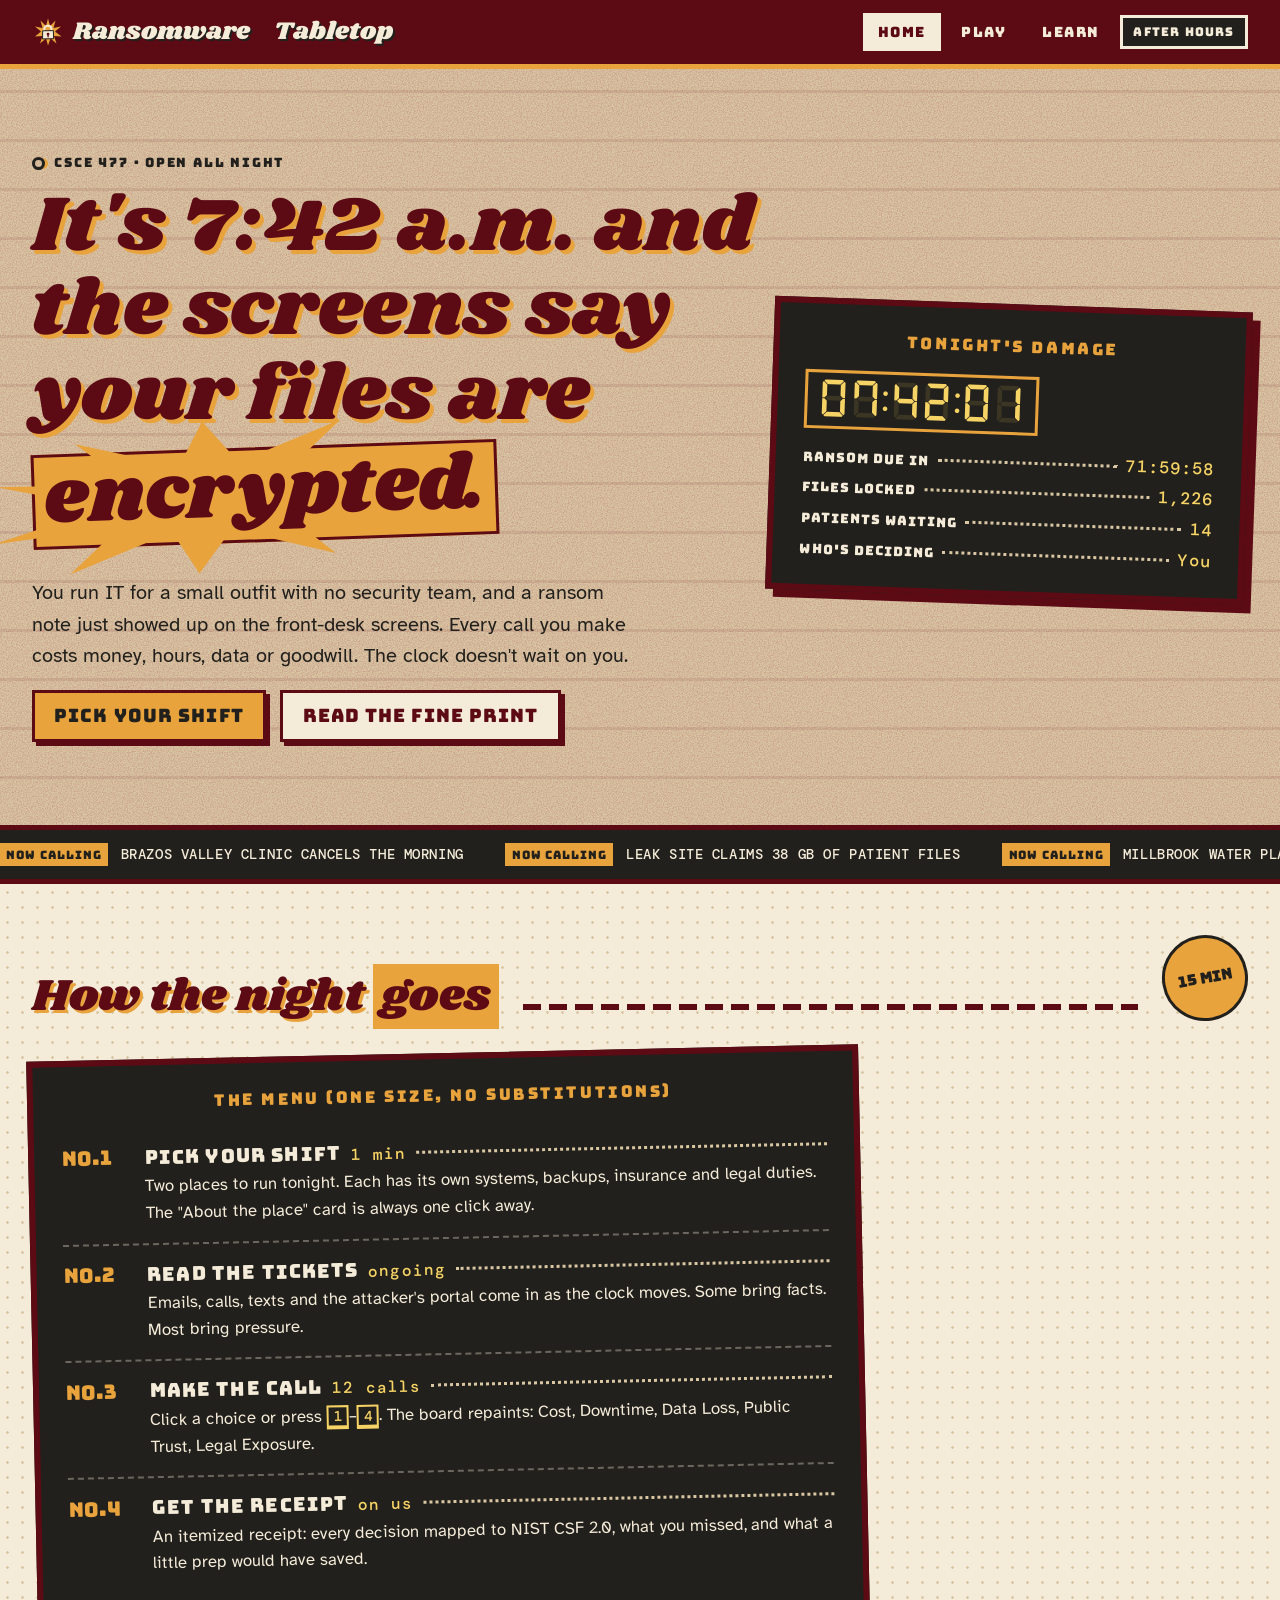
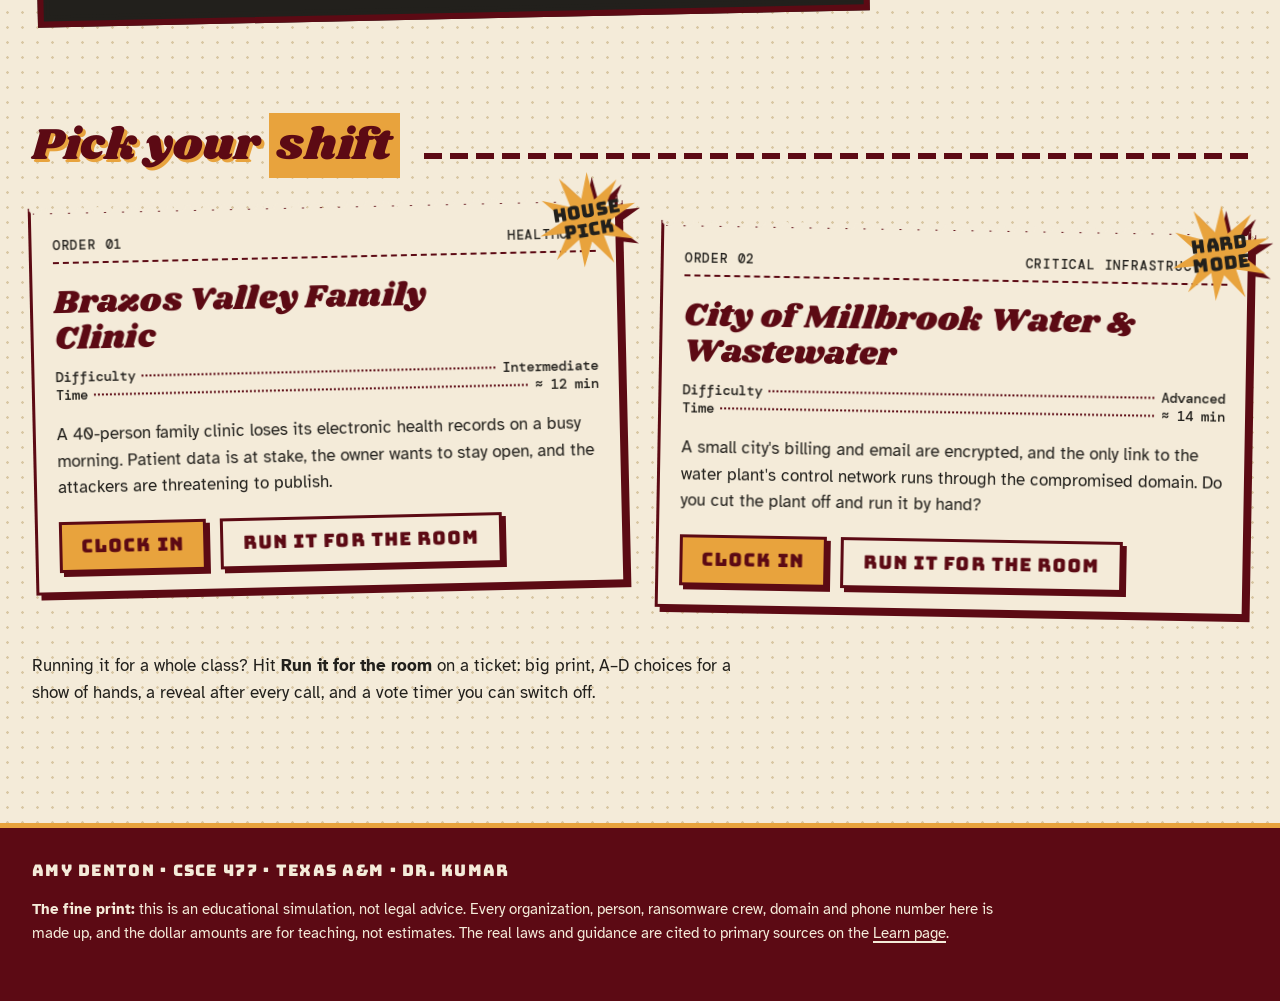
<file: index.html>
<!doctype html>
<html lang="en">
<head>
  <meta charset="utf-8">
  <meta name="viewport" content="width=device-width, initial-scale=1">
  <title>Ransomware Tabletop: an incident-response exercise</title>
  <meta name="description" content="A browser-based, choose-your-path ransomware incident-response tabletop exercise mapped to NIST SP 800-61 Rev. 3 and CSF 2.0.">
  <meta property="og:type" content="website">
  <meta property="og:title" content="Ransomware Tabletop">
  <meta property="og:description" content="It's 7:42 a.m. and the screens say your files are encrypted. Make the calls, then read the receipt.">
  <meta property="og:url" content="https://agdenton3.github.io/ransomware-tabletop/">
  <meta name="theme-color" content="#5C0A14">
  <link rel="icon" href="assets/favicon.svg" type="image/svg+xml">
  <link rel="preload" href="assets/fonts/Shrikhand-Regular.ttf" as="font" type="font/ttf" crossorigin>
  <link rel="preload" href="assets/fonts/Bungee-Regular.ttf" as="font" type="font/ttf" crossorigin>
  <link rel="stylesheet" href="css/styles.css">
  <script type="module" src="js/ui/home.js"></script>
</head>
<body>
  <a class="skip-link" href="#main">Skip to the counter</a>
  <header class="site-header">
    <div class="wrap">
      <a class="brand" href="index.html"><img class="mark" src="assets/favicon.svg" alt=""> Ransomware&nbsp;<em>Tabletop</em></a>
      <nav class="site-nav" aria-label="Main">
        <a href="index.html" aria-current="page">Home</a>
        <a href="play.html">Play</a>
        <a href="learn.html">Learn</a>
        <button class="theme-toggle" type="button">After hours</button>
      </nav>
    </div>
  </header>

  <main id="main">
    <section class="hero" aria-labelledby="hero-title">
      <div class="wrap hero-grid">
        <div class="hero-sign">
          <p class="eyebrow">CSCE 477 · open all night</p>
          <h1 id="hero-title">It's 7:42 a.m. and the screens say your files are <span class="key-word"><svg class="burst" viewBox="0 0 100 100" aria-hidden="true" focusable="false" preserveAspectRatio="none"><path fill="currentColor" d="M50 2 L57 30 L80 10 L68 37 L98 34 L72 52 L96 70 L66 66 L76 94 L54 72 L46 98 L41 70 L18 90 L30 63 L2 66 L27 50 L4 30 L33 37 L22 8 L44 29 Z"/></svg>encrypted.</span></h1>
          <p class="lede">You run IT for a small outfit with no security team, and a ransom note just showed up on the front-desk screens. Every call you make costs money, hours, data or goodwill. The clock doesn't wait on you.</p>
          <div class="btn-row">
            <a class="btn" href="#scenarios">Pick your shift</a>
            <a class="btn btn-secondary" href="learn.html">Read the fine print</a>
          </div>
        </div>
        <aside class="menu-board damage-board" aria-label="Tonight's damage (simulated)">
          <p class="menu-title">Tonight's damage</p>
          <div class="scoreboard" aria-label="Clinic clock"><span class="ghost" aria-hidden="true">88:88:88</span><span class="live" id="hero-clock">07:42:00</span></div>
          <dl>
            <div class="row"><dt>Ransom due in</dt><span class="leader" aria-hidden="true"></span><dd id="hero-deadline">71:59:59</dd></div>
            <div class="row"><dt>Files locked</dt><span class="leader" aria-hidden="true"></span><dd id="hero-files">1,218</dd></div>
            <div class="row"><dt>Patients waiting</dt><span class="leader" aria-hidden="true"></span><dd>14</dd></div>
            <div class="row"><dt>Who's deciding</dt><span class="leader" aria-hidden="true"></span><dd>You</dd></div>
          </dl>
        </aside>
      </div>
    </section>
    <div class="ticker" aria-hidden="true">
      <div class="ticker-track" id="ticker">
        <span>Brazos Valley clinic cancels the morning</span>
        <span>Leak site claims 38 GB of patient files</span>
        <span>Millbrook water plant goes to manual</span>
        <span>City council called in after dark</span>
        <span>"Is the water safe?" asks half of town</span>
        <span>Backup tapes untested for 18 months</span>
        <span>Every business here is made up</span>
      </div>
    </div>

    <section class="section" aria-labelledby="how">
      <div class="wrap">
        <div class="section-head"><h2 id="how">How the night <em>goes</em></h2><span class="count" aria-hidden="true">15 min</span></div>
        <div class="menu-board tilt-l" style="max-width:52rem">
          <p class="menu-title">The menu (one size, no substitutions)</p>
          <ol class="steps">
            <li><strong>Pick your shift <span class="price">1 min</span></strong><span>Two places to run tonight. Each has its own systems, backups, insurance and legal duties. The "About the place" card is always one click away.</span></li>
            <li><strong>Read the tickets <span class="price">ongoing</span></strong><span>Emails, calls, texts and the attacker's portal come in as the clock moves. Some bring facts. Most bring pressure.</span></li>
            <li><strong>Make the call <span class="price">12 calls</span></strong><span>Click a choice or press <kbd>1</kbd>–<kbd>4</kbd>. The board repaints: Cost, Downtime, Data Loss, Public Trust, Legal Exposure.</span></li>
            <li><strong>Get the receipt <span class="price">on us</span></strong><span>An itemized receipt: every decision mapped to NIST CSF 2.0, what you missed, and what a little prep would have saved.</span></li>
          </ol>
        </div>
      </div>
    </section>

    <section class="section" id="scenarios" aria-labelledby="pick" tabindex="-1">
      <div class="wrap">
        <div class="section-head"><h2 id="pick">Pick your <em>shift</em></h2></div>
        <div class="case-files" id="scenario-list">
          <p>Warming up the fryer…</p>
        </div>
        <p style="margin-top:2.6rem;max-width:44rem">Running it for a whole class? Hit <strong>Run it for the room</strong> on a ticket: big print, A–D choices for a show of hands, a reveal after every call, and a vote timer you can switch off.</p>
      </div>
    </section>
  </main>

  <footer class="site-footer">
    <div class="wrap">
      <p class="credit">Amy Denton · CSCE 477 · Texas A&amp;M · Dr. Kumar</p>
      <p class="disclaimer"><strong>The fine print:</strong> this is an educational simulation, not legal advice. Every organization, person, ransomware crew, domain and phone number here is made up, and the dollar amounts are for teaching, not estimates. The real laws and guidance are cited to primary sources on the <a href="learn.html#references">Learn page</a>.</p>
    </div>
  </footer>
</body>
</html>
</file>
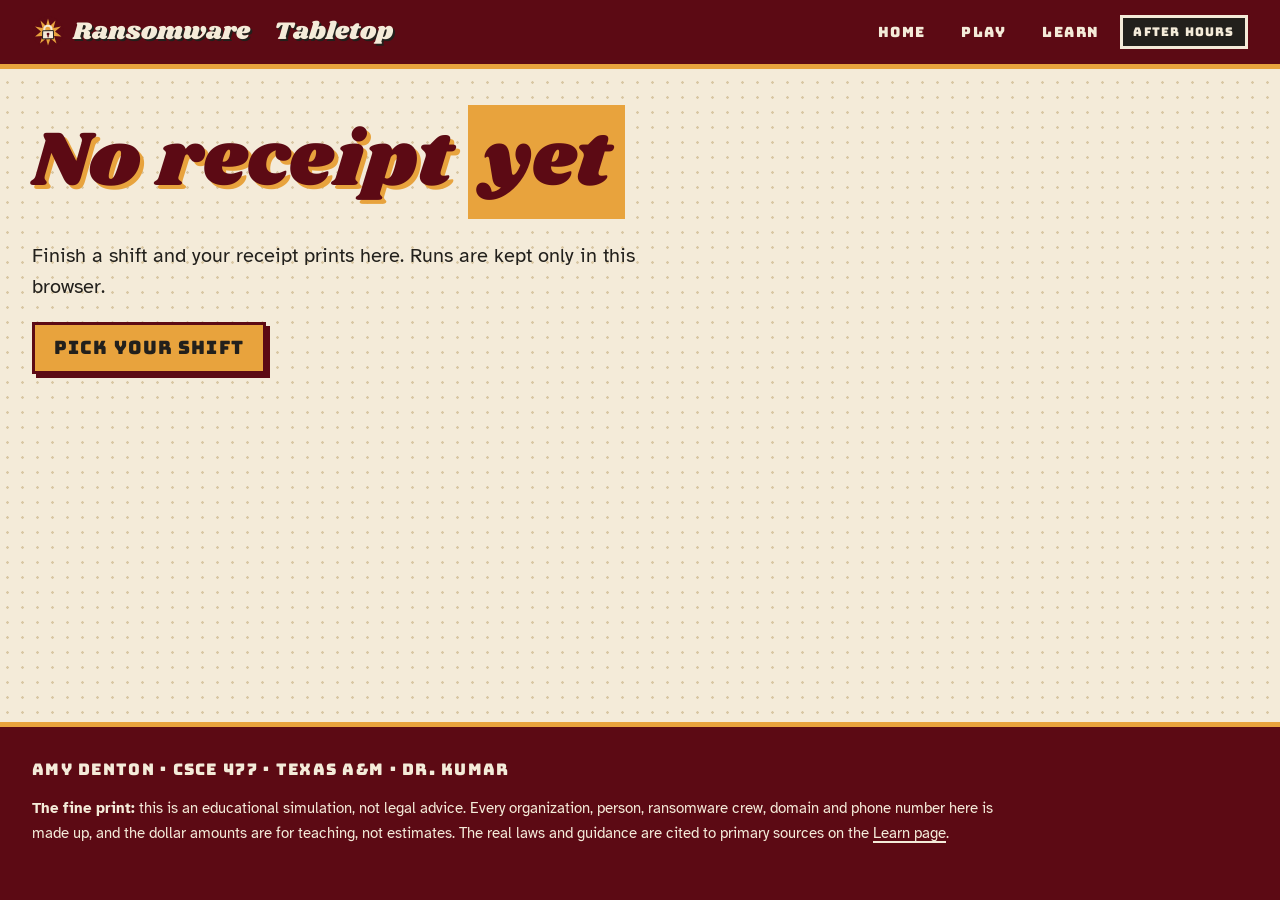
<file: debrief.html>
<!doctype html>
<html lang="en">
<head>
  <meta charset="utf-8">
  <meta name="viewport" content="width=device-width, initial-scale=1">
  <title>Debrief · Ransomware Tabletop</title>
  <meta name="description" content="Your ransomware tabletop debrief: every decision mapped to NIST CSF 2.0 Functions.">
  <meta property="og:type" content="website">
  <meta property="og:title" content="Debrief · Ransomware Tabletop">
  <meta property="og:description" content="See how your incident response maps to NIST SP 800-61 Rev. 3.">
  <meta property="og:url" content="https://agdenton3.github.io/ransomware-tabletop/debrief.html">
  <meta name="theme-color" content="#5C0A14">
  <link rel="icon" href="assets/favicon.svg" type="image/svg+xml">
  <link rel="preload" href="assets/fonts/Shrikhand-Regular.ttf" as="font" type="font/ttf" crossorigin>
  <link rel="preload" href="assets/fonts/Bungee-Regular.ttf" as="font" type="font/ttf" crossorigin>
  <link rel="stylesheet" href="css/styles.css">
  <script type="module" src="js/ui/debrief.js"></script>
</head>
<body>
  <a class="skip-link" href="#main">Skip to the counter</a>
  <header class="site-header">
    <div class="wrap">
      <a class="brand" href="index.html"><img class="mark" src="assets/favicon.svg" alt=""> Ransomware&nbsp;<em>Tabletop</em></a>
      <nav class="site-nav" aria-label="Main">
        <a href="index.html">Home</a>
        <a href="play.html">Play</a>
        <a href="learn.html">Learn</a>
        <button class="theme-toggle" type="button">After hours</button>
      </nav>
    </div>
  </header>

  <main id="main" class="wrap section">
    <div id="debrief"><p>Printing your receipt…</p></div>
  </main>

  <footer class="site-footer">
    <div class="wrap">
      <p class="credit">Amy Denton · CSCE 477 · Texas A&amp;M · Dr. Kumar</p>
      <p class="disclaimer"><strong>The fine print:</strong> this is an educational simulation, not legal advice. Every organization, person, ransomware crew, domain and phone number here is made up, and the dollar amounts are for teaching, not estimates. The real laws and guidance are cited to primary sources on the <a href="learn.html#references">Learn page</a>.</p>
    </div>
  </footer>
</body>
</html>
</file>
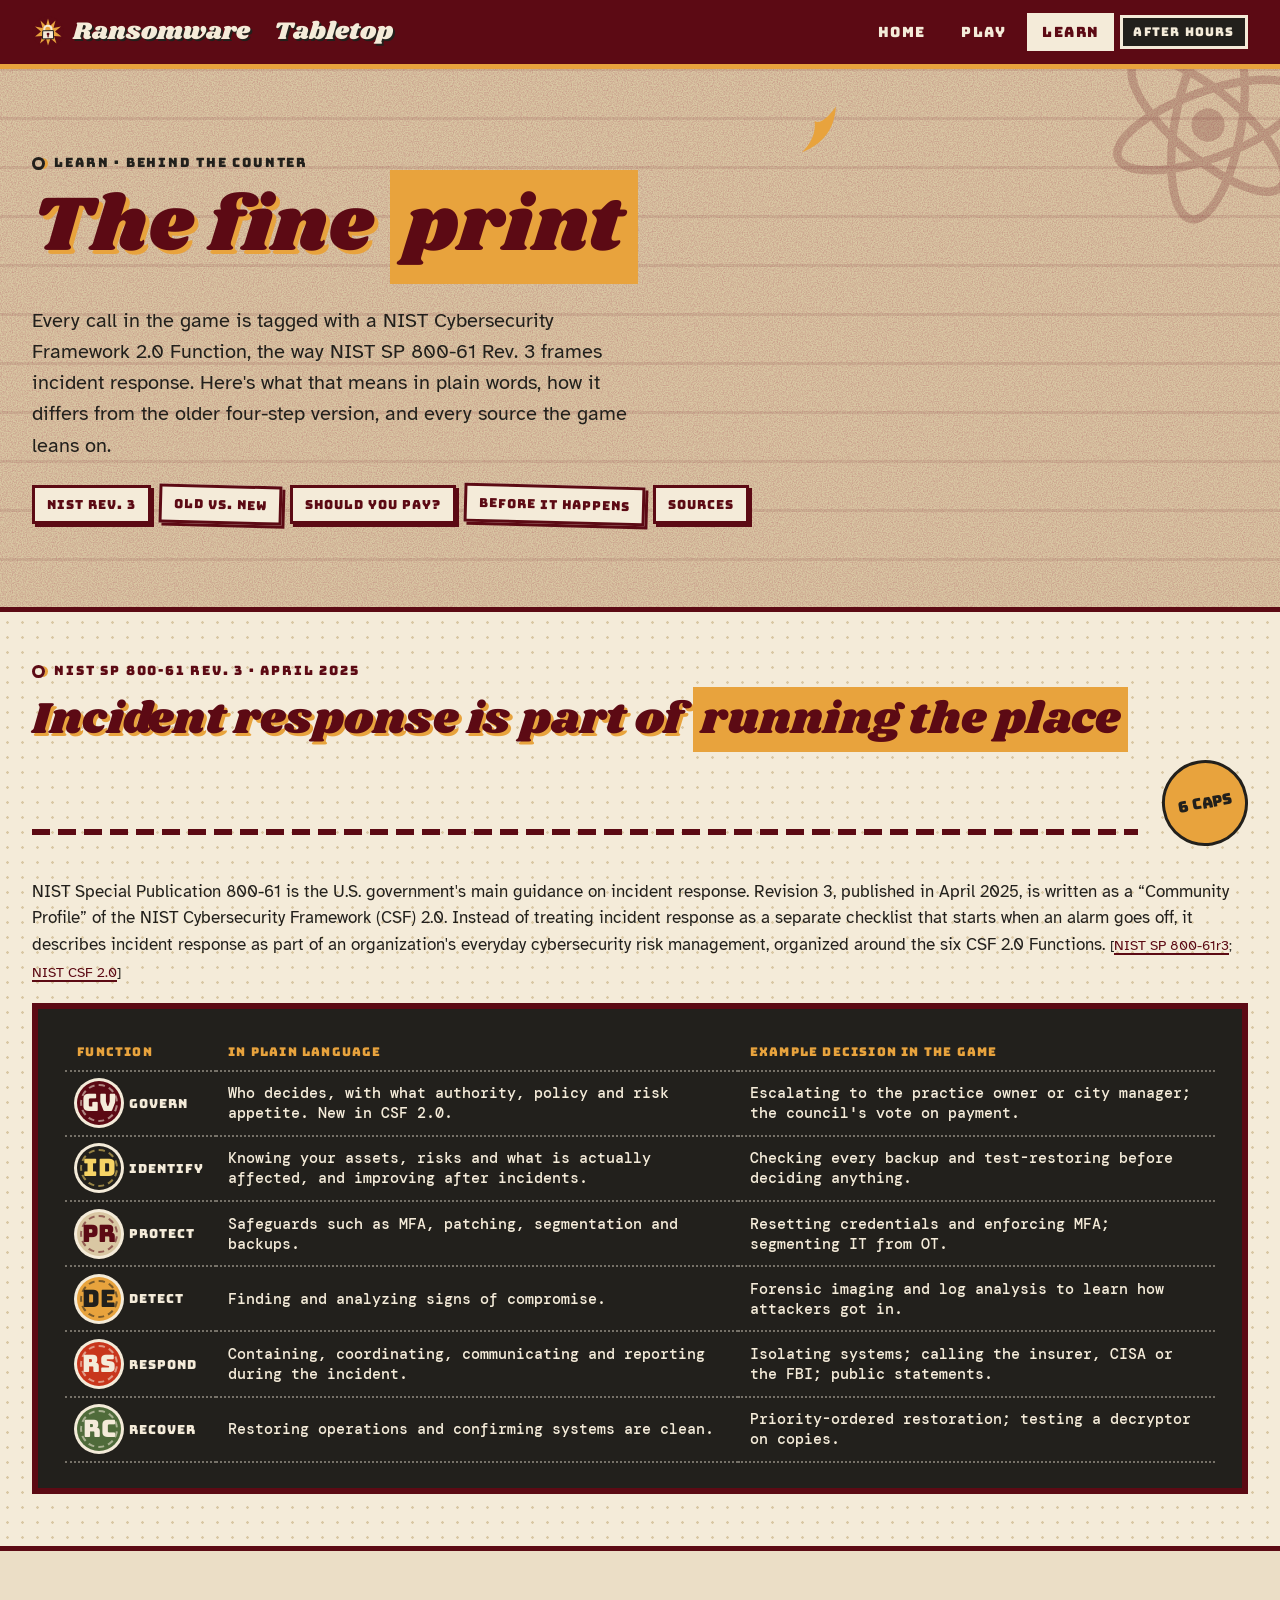
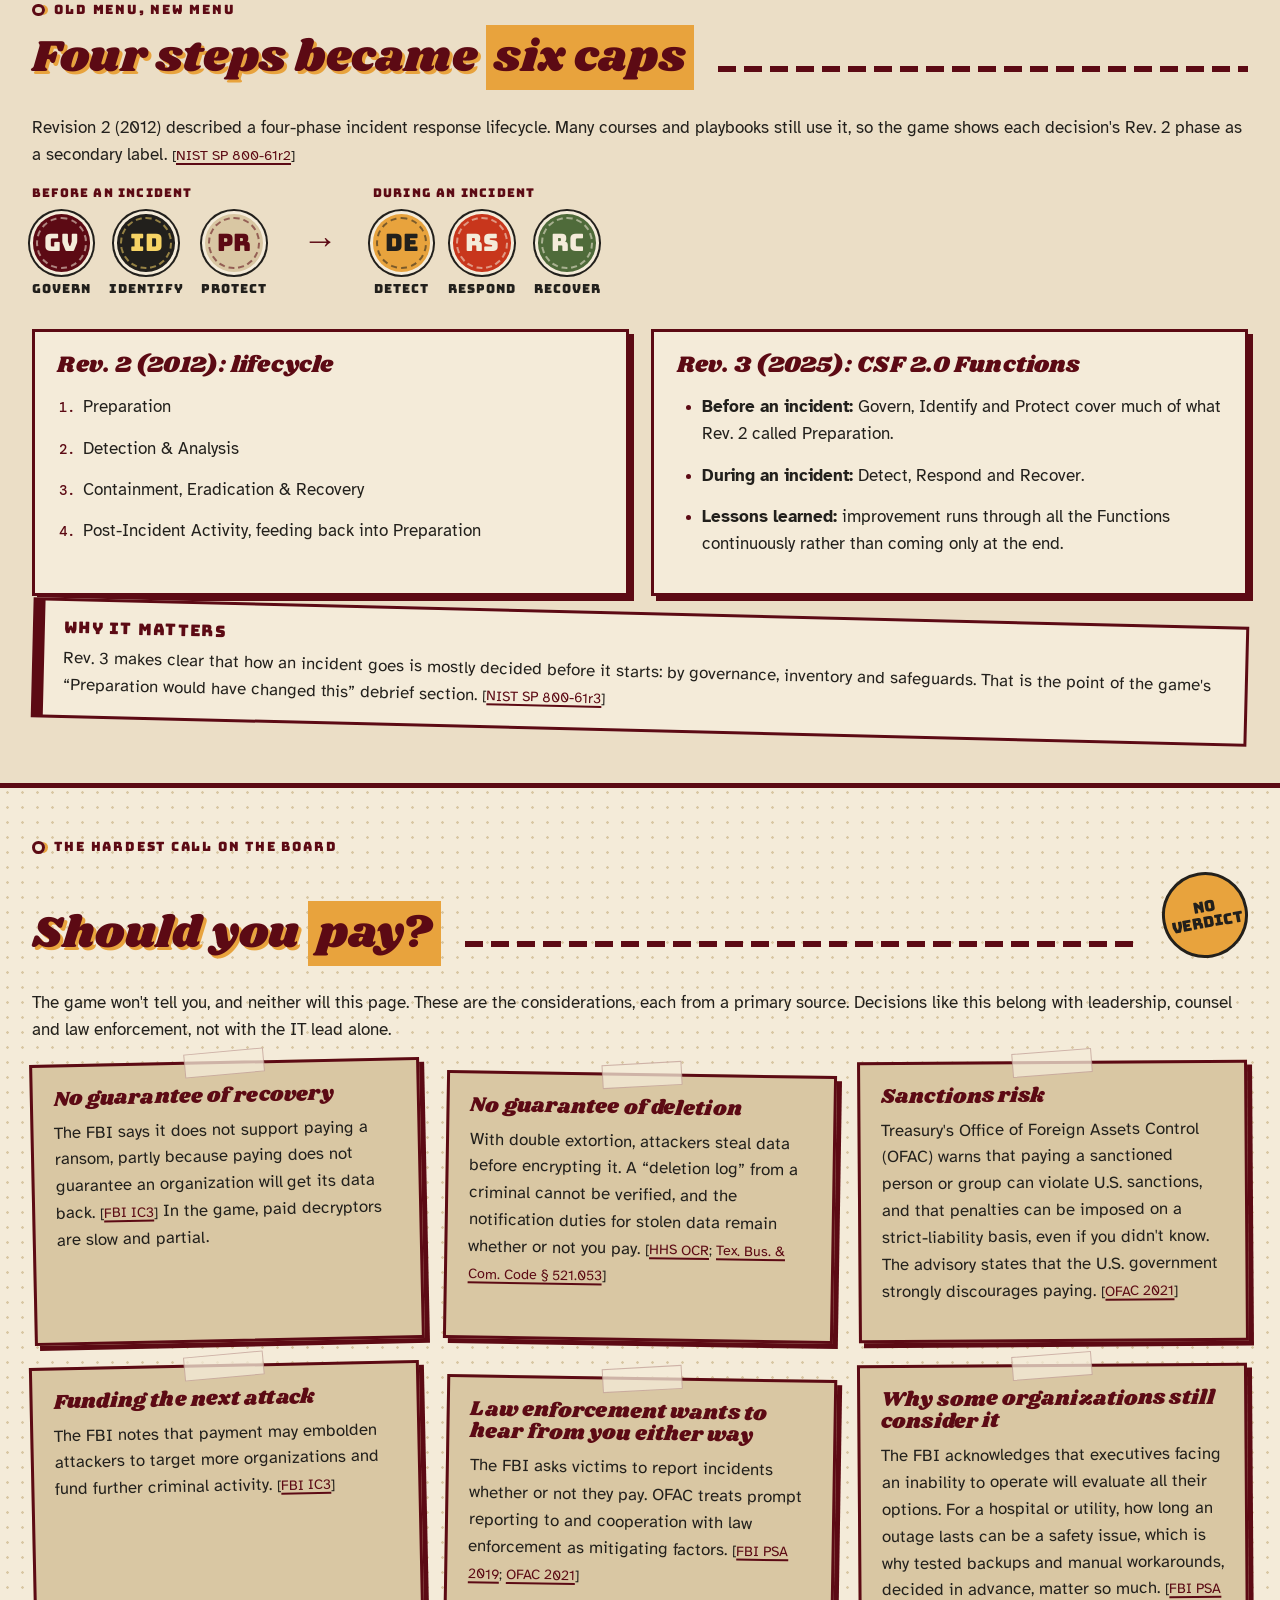
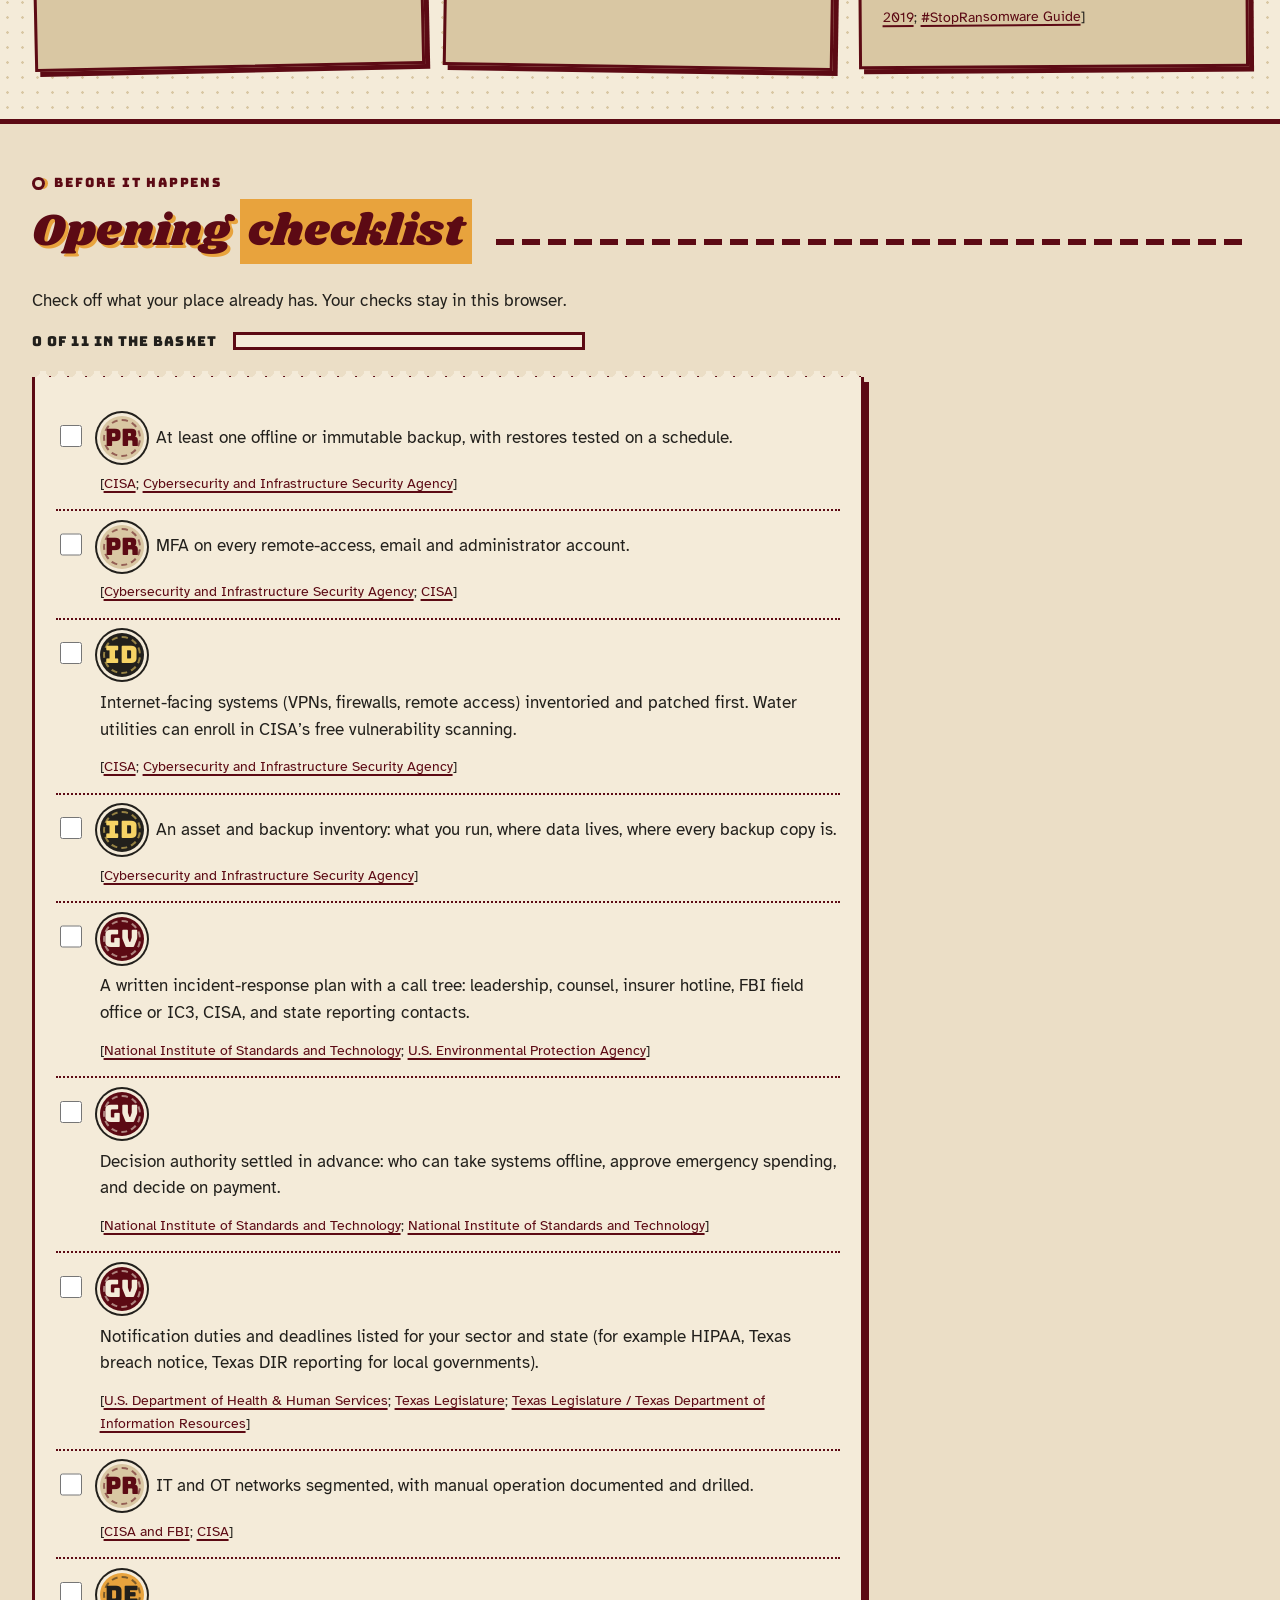
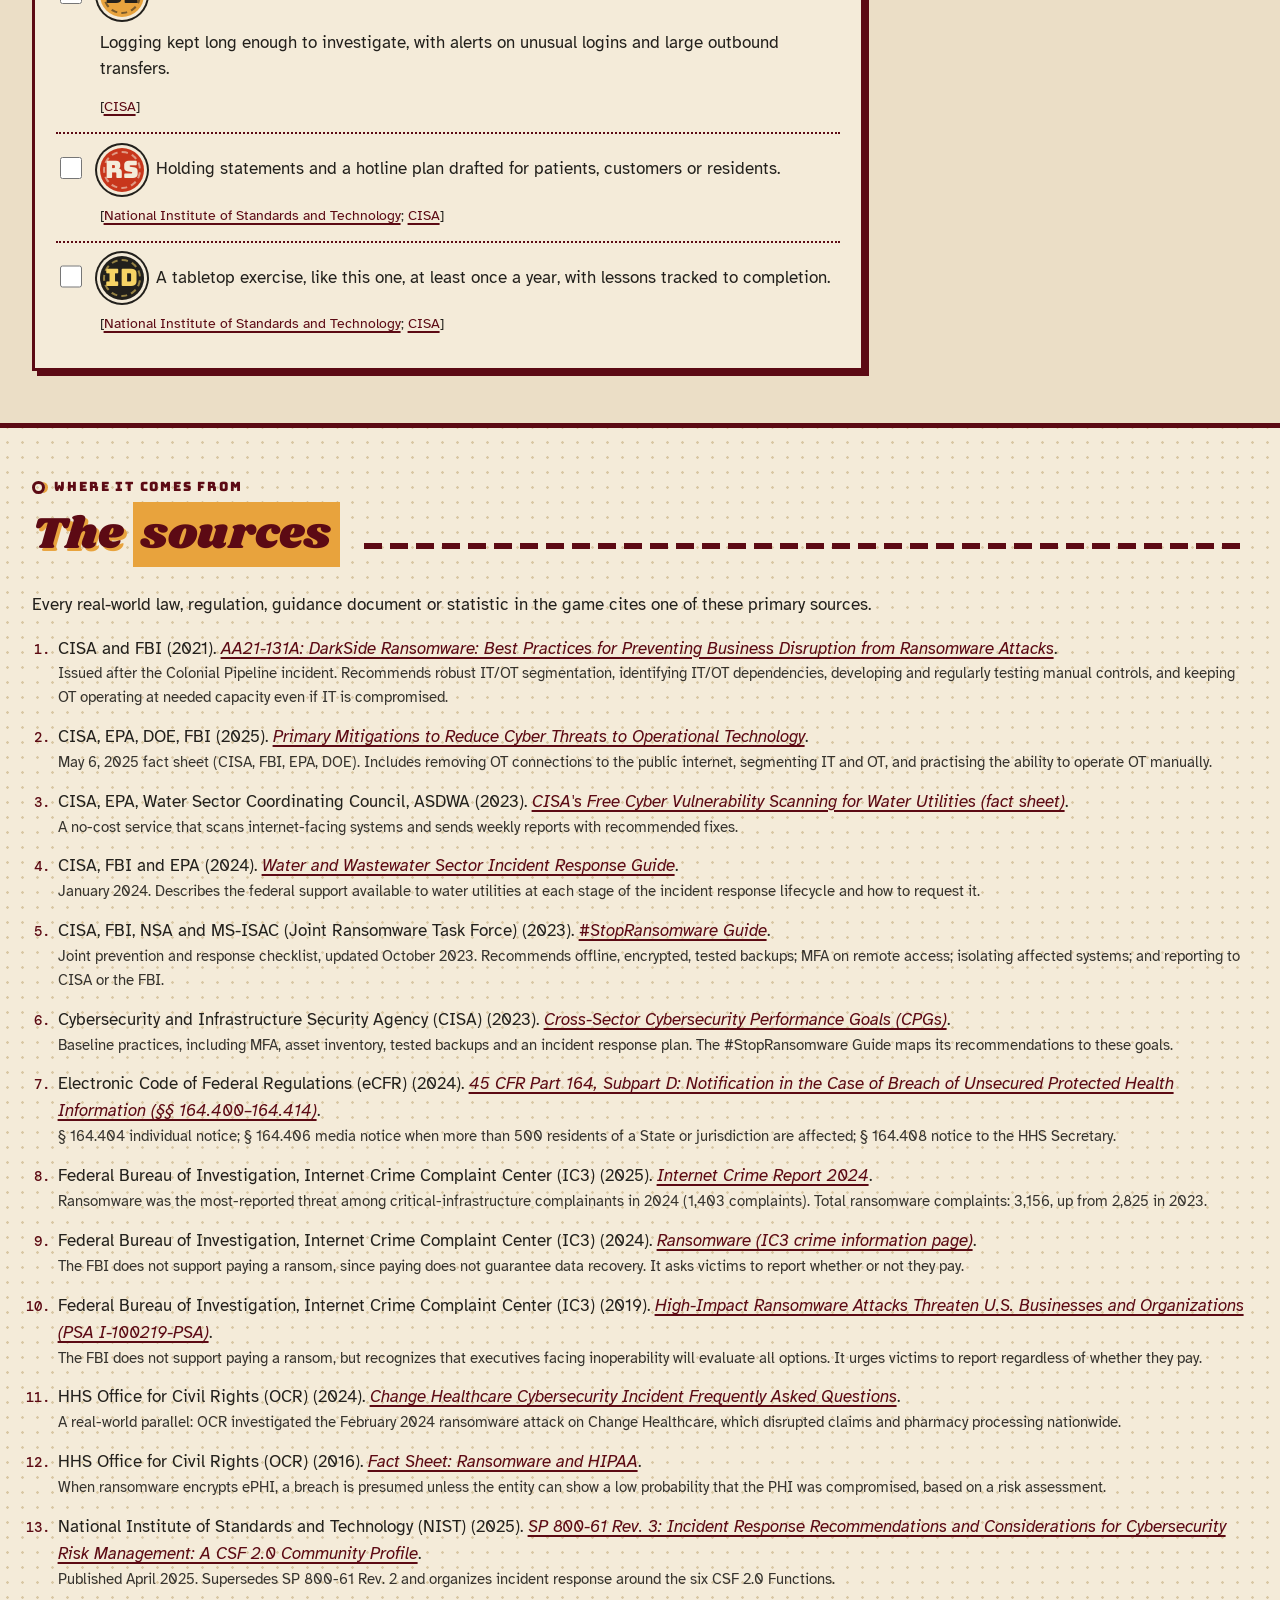
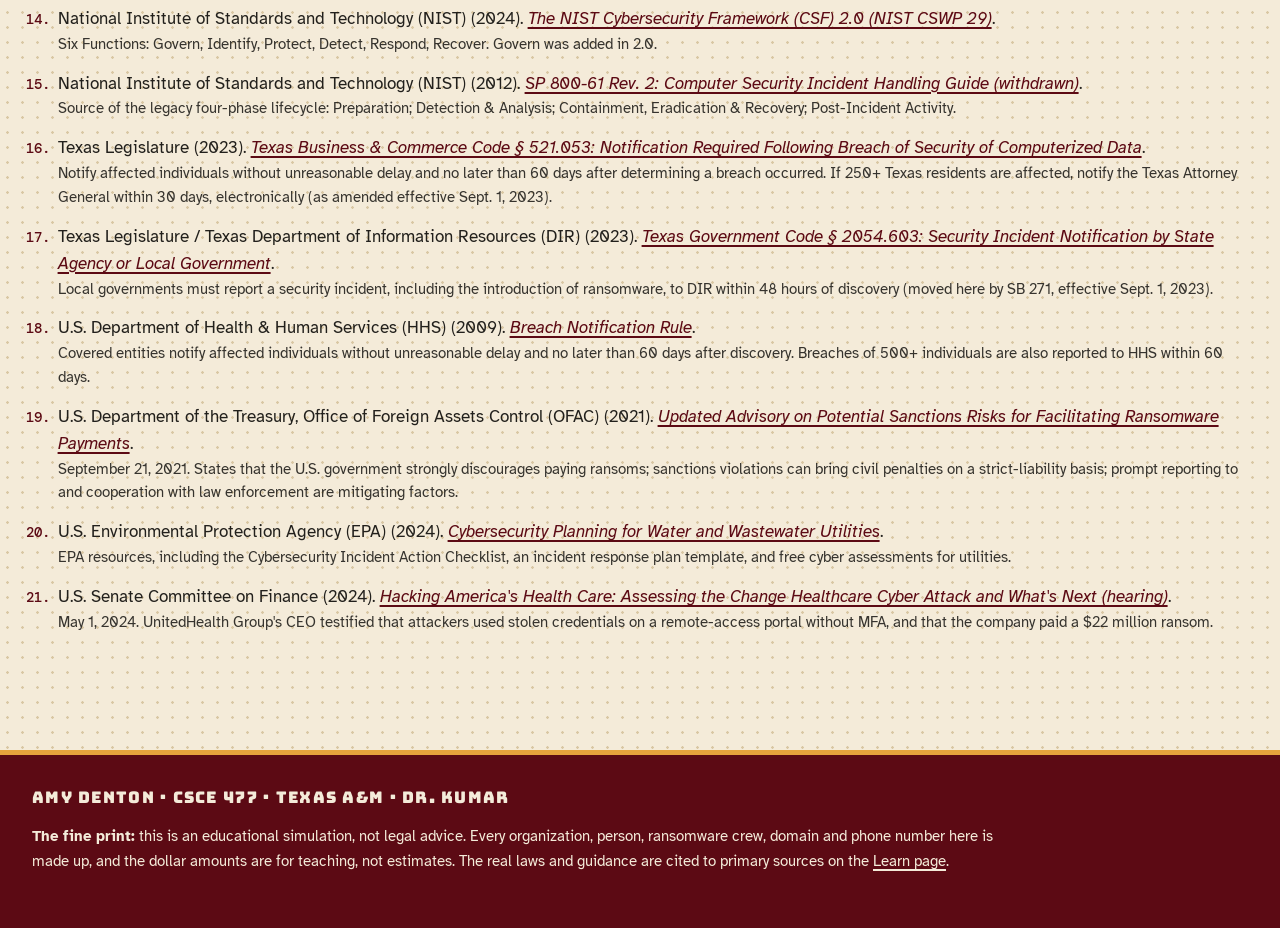
<file: learn.html>
<!doctype html>
<html lang="en">
<head>
  <meta charset="utf-8">
  <meta name="viewport" content="width=device-width, initial-scale=1">
  <title>Learn · Ransomware Tabletop</title>
  <meta name="description" content="NIST SP 800-61 Rev. 3 and the CSF 2.0 Functions in plain language, the ransom-payment question, a pre-incident checklist, and every source the game cites.">
  <meta property="og:type" content="article">
  <meta property="og:title" content="Learn · Ransomware Tabletop">
  <meta property="og:description" content="How NIST frames incident response, whether to pay, and what to do before an incident.">
  <meta property="og:url" content="https://agdenton3.github.io/ransomware-tabletop/learn.html">
  <meta name="theme-color" content="#5C0A14">
  <link rel="icon" href="assets/favicon.svg" type="image/svg+xml">
  <link rel="preload" href="assets/fonts/Shrikhand-Regular.ttf" as="font" type="font/ttf" crossorigin>
  <link rel="preload" href="assets/fonts/Bungee-Regular.ttf" as="font" type="font/ttf" crossorigin>
  <link rel="stylesheet" href="css/styles.css">
  <script type="module" src="js/ui/learn.js"></script>
</head>
<body>
  <a class="skip-link" href="#main">Skip to the counter</a>
  <header class="site-header">
    <div class="wrap">
      <a class="brand" href="index.html"><img class="mark" src="assets/favicon.svg" alt=""> Ransomware&nbsp;<em>Tabletop</em></a>
      <nav class="site-nav" aria-label="Main">
        <a href="index.html">Home</a>
        <a href="play.html">Play</a>
        <a href="learn.html" aria-current="page">Learn</a>
        <button class="theme-toggle" type="button">After hours</button>
      </nav>
    </div>
  </header>

  <main id="main">
    <section class="hero">
      <svg class="shape orbit" viewBox="0 0 100 100" aria-hidden="true" focusable="false"><g fill="none" stroke="currentColor" stroke-width="4" stroke-linecap="round"><ellipse cx="50" cy="50" rx="46" ry="16" transform="rotate(-20 50 50)"/><ellipse cx="50" cy="50" rx="46" ry="16" transform="rotate(40 50 50)"/><ellipse cx="50" cy="50" rx="46" ry="16" transform="rotate(100 50 50)"/></g><circle cx="50" cy="50" r="8" fill="currentColor"/></svg>
      <svg class="shape boomerang b2" viewBox="0 0 100 100" aria-hidden="true" focusable="false"><path fill="currentColor" d="M6 70 C24 30 52 14 94 12 C70 24 58 36 52 58 C44 50 30 54 6 70 Z"/></svg>
      <div class="wrap">
        <div class="hero-sign" style="max-width:52rem">
          <p class="eyebrow">Learn · behind the counter</p>
          <h1>The fine <em>print</em></h1>
          <p class="lede">Every call in the game is tagged with a NIST Cybersecurity Framework 2.0 Function, the way NIST SP 800-61 Rev. 3 frames incident response. Here's what that means in plain words, how it differs from the older four-step version, and every source the game leans on.</p>
          <nav aria-label="On this page" class="toc">
            <a href="#nist">NIST Rev. 3</a>
            <a href="#rev2">Old vs. new</a>
            <a href="#pay">Should you pay?</a>
            <a href="#checklist">Before it happens</a>
            <a href="#references">Sources</a>
          </nav>
        </div>
      </div>
    </section>

    <section class="section" id="nist" aria-labelledby="nist-title">
      <div class="wrap stack">
        <p class="eyebrow">NIST SP 800-61 Rev. 3 · April 2025</p>
        <div class="section-head"><h2 id="nist-title">Incident response is part of <em>running the place</em></h2><span class="count" aria-hidden="true">6 caps</span></div>
        <p>NIST Special Publication 800-61 is the U.S. government's main guidance on incident response. Revision 3, published in April 2025, is written as a “Community Profile” of the NIST Cybersecurity Framework (CSF) 2.0. Instead of treating incident response as a separate checklist that starts when an alarm goes off, it describes incident response as part of an organization's everyday cybersecurity risk management, organized around the six CSF 2.0 Functions. <span class="refs-inline">[<a href="#ref-nist-sp800-61r3">NIST SP 800-61r3</a>; <a href="#ref-nist-csf2">NIST CSF 2.0</a>]</span></p>
        <div class="table-scroll menu-board">
          <table class="data">
            <caption class="sr-only">The six CSF 2.0 Functions and how they appear in the game</caption>
            <thead><tr><th scope="col">Function</th><th scope="col">In plain language</th><th scope="col">Example decision in the game</th></tr></thead>
            <tbody>
              <tr><th scope="row"><span class="badge badge-GV"><span class="code" aria-hidden="true">GV</span><span class="name"><span class="sr-only">GV </span>Govern</span></span></th><td>Who decides, with what authority, policy and risk appetite. New in CSF 2.0.</td><td>Escalating to the practice owner or city manager; the council's vote on payment.</td></tr>
              <tr><th scope="row"><span class="badge badge-ID"><span class="code" aria-hidden="true">ID</span><span class="name"><span class="sr-only">ID </span>Identify</span></span></th><td>Knowing your assets, risks and what is actually affected, and improving after incidents.</td><td>Checking every backup and test-restoring before deciding anything.</td></tr>
              <tr><th scope="row"><span class="badge badge-PR"><span class="code" aria-hidden="true">PR</span><span class="name"><span class="sr-only">PR </span>Protect</span></span></th><td>Safeguards such as MFA, patching, segmentation and backups.</td><td>Resetting credentials and enforcing MFA; segmenting IT from OT.</td></tr>
              <tr><th scope="row"><span class="badge badge-DE"><span class="code" aria-hidden="true">DE</span><span class="name"><span class="sr-only">DE </span>Detect</span></span></th><td>Finding and analyzing signs of compromise.</td><td>Forensic imaging and log analysis to learn how attackers got in.</td></tr>
              <tr><th scope="row"><span class="badge badge-RS"><span class="code" aria-hidden="true">RS</span><span class="name"><span class="sr-only">RS </span>Respond</span></span></th><td>Containing, coordinating, communicating and reporting during the incident.</td><td>Isolating systems; calling the insurer, CISA or the FBI; public statements.</td></tr>
              <tr><th scope="row"><span class="badge badge-RC"><span class="code" aria-hidden="true">RC</span><span class="name"><span class="sr-only">RC </span>Recover</span></span></th><td>Restoring operations and confirming systems are clean.</td><td>Priority-ordered restoration; testing a decryptor on copies.</td></tr>
            </tbody>
          </table>
        </div>
      </div>
    </section>

    <section class="section band" id="rev2" aria-labelledby="rev2-title">
      <div class="wrap stack">
        <p class="eyebrow">Old menu, new menu</p>
        <div class="section-head"><h2 id="rev2-title">Four steps became <em>six caps</em></h2></div>
        <p>Revision 2 (2012) described a four-phase incident response lifecycle. Many courses and playbooks still use it, so the game shows each decision's Rev. 2 phase as a secondary label. <span class="refs-inline">[<a href="#ref-nist-sp800-61r2">NIST SP 800-61r2</a>]</span></p>
        <div class="lifecycle" role="list" aria-label="CSF 2.0 Functions grouped as in Rev. 3">
          <div class="group" role="listitem"><span>Before an incident</span><div class="caps"><span class="badge badge-GV"><span class="code" aria-hidden="true">GV</span><span class="name">Govern</span></span><span class="badge badge-ID"><span class="code" aria-hidden="true">ID</span><span class="name">Identify</span></span><span class="badge badge-PR"><span class="code" aria-hidden="true">PR</span><span class="name">Protect</span></span></div></div>
          <span class="arrow" aria-hidden="true">→</span>
          <div class="group" role="listitem"><span>During an incident</span><div class="caps"><span class="badge badge-DE"><span class="code" aria-hidden="true">DE</span><span class="name">Detect</span></span><span class="badge badge-RS"><span class="code" aria-hidden="true">RS</span><span class="name">Respond</span></span><span class="badge badge-RC"><span class="code" aria-hidden="true">RC</span><span class="name">Recover</span></span></div></div>
        </div>
        <div class="grid grid-2">
          <div class="card">
            <h3>Rev. 2 (2012): lifecycle</h3>
            <ol class="ref-list">
              <li>Preparation</li>
              <li>Detection &amp; Analysis</li>
              <li>Containment, Eradication &amp; Recovery</li>
              <li>Post-Incident Activity, feeding back into Preparation</li>
            </ol>
          </div>
          <div class="card">
            <h3>Rev. 3 (2025): CSF 2.0 Functions</h3>
            <ul class="ref-list">
              <li><strong>Before an incident:</strong> Govern, Identify and Protect cover much of what Rev. 2 called Preparation.</li>
              <li><strong>During an incident:</strong> Detect, Respond and Recover.</li>
              <li><strong>Lessons learned:</strong> improvement runs through all the Functions continuously rather than coming only at the end.</li>
            </ul>
          </div>
        </div>
        <div class="callout tilt-r"><p class="callout-title">Why it matters</p><p>Rev. 3 makes clear that how an incident goes is mostly decided before it starts: by governance, inventory and safeguards. That is the point of the game's “Preparation would have changed this” debrief section. <span class="refs-inline">[<a href="#ref-nist-sp800-61r3">NIST SP 800-61r3</a>]</span></p></div>
      </div>
    </section>

    <section class="section" id="pay" aria-labelledby="pay-title">
      <div class="wrap stack">
        <p class="eyebrow">The hardest call on the board</p>
        <div class="section-head"><h2 id="pay-title">Should you <em>pay?</em></h2><span class="count" aria-hidden="true">no verdict</span></div>
        <p>The game won't tell you, and neither will this page. These are the considerations, each from a primary source. Decisions like this belong with leadership, counsel and law enforcement, not with the IT lead alone.</p>
        <div class="grid grid-2 pay-grid">
          <article class="sticky">
            <h3>No guarantee of recovery</h3>
            <p>The FBI says it does not support paying a ransom, partly because paying does not guarantee an organization will get its data back. <span class="refs-inline">[<a href="#ref-fbi-ic3-ransomware">FBI IC3</a>]</span> In the game, paid decryptors are slow and partial.</p>
          </article>
          <article class="sticky">
            <h3>No guarantee of deletion</h3>
            <p>With double extortion, attackers steal data before encrypting it. A “deletion log” from a criminal cannot be verified, and the notification duties for stolen data remain whether or not you pay. <span class="refs-inline">[<a href="#ref-hhs-ransomware-fact-sheet">HHS OCR</a>; <a href="#ref-tx-bcc-521-053">Tex. Bus. &amp; Com. Code § 521.053</a>]</span></p>
          </article>
          <article class="sticky">
            <h3>Sanctions risk</h3>
            <p>Treasury's Office of Foreign Assets Control (OFAC) warns that paying a sanctioned person or group can violate U.S. sanctions, and that penalties can be imposed on a strict-liability basis, even if you didn't know. The advisory states that the U.S. government strongly discourages paying. <span class="refs-inline">[<a href="#ref-ofac-ransomware-advisory-2021">OFAC 2021</a>]</span></p>
          </article>
          <article class="sticky">
            <h3>Funding the next attack</h3>
            <p>The FBI notes that payment may embolden attackers to target more organizations and fund further criminal activity. <span class="refs-inline">[<a href="#ref-fbi-ic3-ransomware">FBI IC3</a>]</span></p>
          </article>
          <article class="sticky">
            <h3>Law enforcement wants to hear from you either way</h3>
            <p>The FBI asks victims to report incidents whether or not they pay. OFAC treats prompt reporting to and cooperation with law enforcement as mitigating factors. <span class="refs-inline">[<a href="#ref-fbi-psa-2019-high-impact">FBI PSA 2019</a>; <a href="#ref-ofac-ransomware-advisory-2021">OFAC 2021</a>]</span></p>
          </article>
          <article class="sticky">
            <h3>Why some organizations still consider it</h3>
            <p>The FBI acknowledges that executives facing an inability to operate will evaluate all their options. For a hospital or utility, how long an outage lasts can be a safety issue, which is why tested backups and manual workarounds, decided in advance, matter so much. <span class="refs-inline">[<a href="#ref-fbi-psa-2019-high-impact">FBI PSA 2019</a>; <a href="#ref-cisa-stopransomware-guide">#StopRansomware Guide</a>]</span></p>
          </article>
        </div>
      </div>
    </section>

    <section class="section band" id="checklist" aria-labelledby="checklist-title">
      <div class="wrap stack">
        <p class="eyebrow">Before it happens</p>
        <div class="section-head"><h2 id="checklist-title">Opening <em>checklist</em></h2></div>
        <p>Check off what your place already has. Your checks stay in this browser.</p>
        <div class="check-progress" aria-live="polite"><span id="check-count">0 of 11 in the basket</span><div class="track" aria-hidden="true"><div class="fill" id="check-fill"></div></div></div>
        <div class="ticket-wrap" style="max-width:52rem"><div class="ticket" style="padding-top:2rem"><ul class="checklist" id="checklist-list"></ul></div></div>
      </div>
    </section>

    <section class="section" id="references" aria-labelledby="refs-title" tabindex="-1">
      <div class="wrap stack">
        <p class="eyebrow">Where it comes from</p>
        <div class="section-head"><h2 id="refs-title">The <em>sources</em></h2></div>
        <p>Every real-world law, regulation, guidance document or statistic in the game cites one of these primary sources.</p>
        <ol class="ref-list" id="ref-list"><li>Pulling the files…</li></ol>
      </div>
    </section>
  </main>

  <footer class="site-footer">
    <div class="wrap">
      <p class="credit">Amy Denton · CSCE 477 · Texas A&amp;M · Dr. Kumar</p>
      <p class="disclaimer"><strong>The fine print:</strong> this is an educational simulation, not legal advice. Every organization, person, ransomware crew, domain and phone number here is made up, and the dollar amounts are for teaching, not estimates. The real laws and guidance are cited to primary sources on the <a href="learn.html#references">Learn page</a>.</p>
    </div>
  </footer>
</body>
</html>
</file>
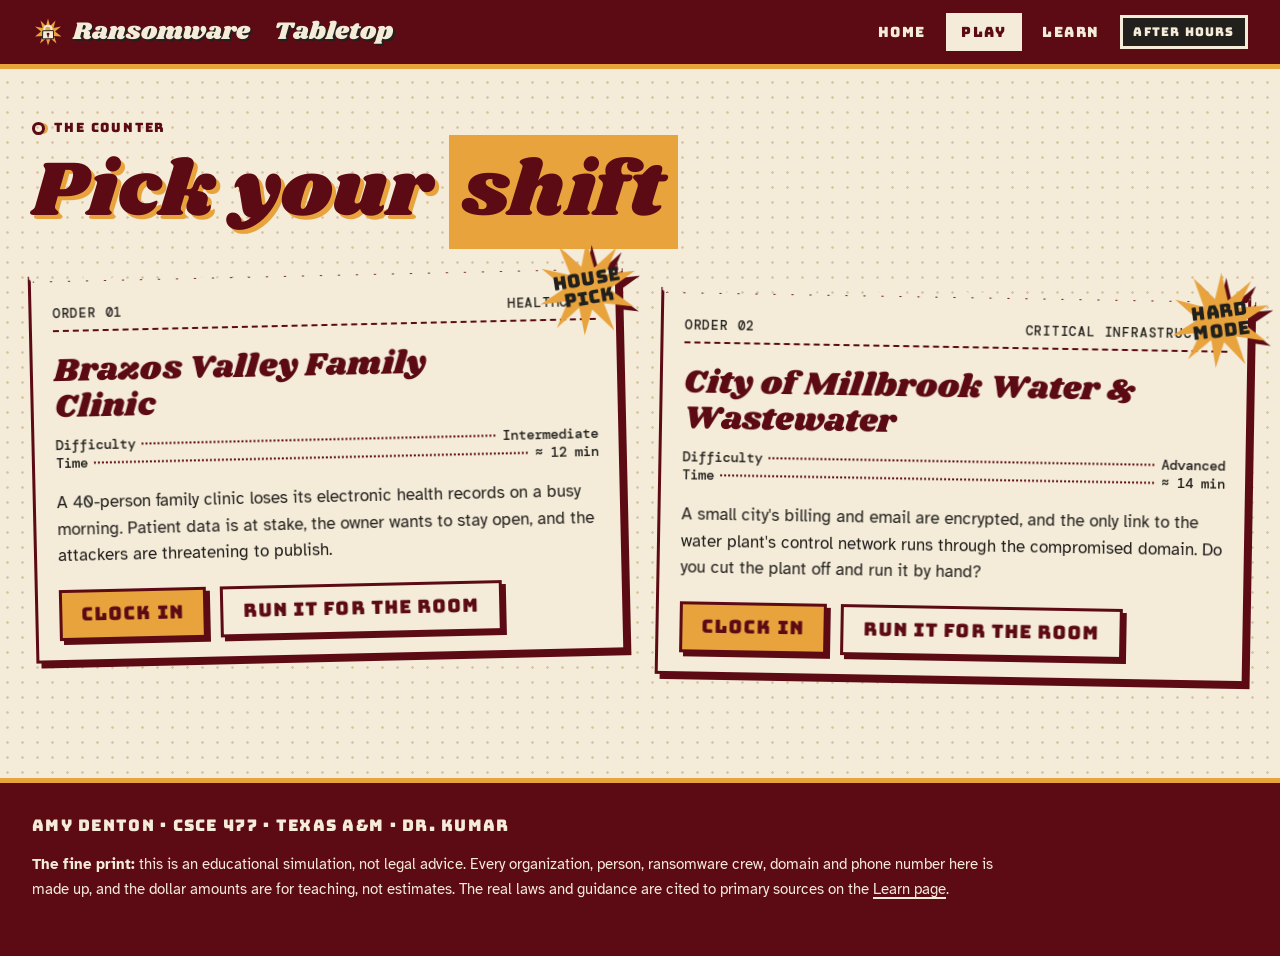
<file: play.html>
<!doctype html>
<html lang="en">
<head>
  <meta charset="utf-8">
  <meta name="viewport" content="width=device-width, initial-scale=1">
  <title>Play · Ransomware Tabletop</title>
  <meta name="description" content="Play a ransomware incident-response tabletop exercise in your browser.">
  <meta property="og:type" content="website">
  <meta property="og:title" content="Play · Ransomware Tabletop">
  <meta property="og:description" content="Make the calls in a ransomware incident, from the first ransom note to lessons learned.">
  <meta property="og:url" content="https://agdenton3.github.io/ransomware-tabletop/play.html">
  <meta name="theme-color" content="#5C0A14">
  <link rel="icon" href="assets/favicon.svg" type="image/svg+xml">
  <link rel="preload" href="assets/fonts/Shrikhand-Regular.ttf" as="font" type="font/ttf" crossorigin>
  <link rel="preload" href="assets/fonts/Bungee-Regular.ttf" as="font" type="font/ttf" crossorigin>
  <link rel="stylesheet" href="css/styles.css">
  <script type="module" src="js/ui/play.js"></script>
</head>
<body>
  <a class="skip-link" href="#main">Skip to the counter</a>
  <header class="site-header">
    <div class="wrap">
      <a class="brand" href="index.html"><img class="mark" src="assets/favicon.svg" alt=""> Ransomware&nbsp;<em>Tabletop</em></a>
      <nav class="site-nav" aria-label="Main">
        <a href="index.html">Home</a>
        <a href="play.html" aria-current="page">Play</a>
        <a href="learn.html">Learn</a>
        <button class="theme-toggle" type="button">After hours</button>
      </nav>
    </div>
  </header>

  <main id="main">
    <!-- Shown when no scenario is chosen -->
    <section class="wrap section" id="picker-view" hidden aria-labelledby="picker-title">
      <p class="eyebrow">The counter</p>
      <h1 id="picker-title">Pick your <em>shift</em></h1>
      <div class="case-files" id="scenario-list"><p>Warming up the fryer…</p></div>
    </section>

    <div id="error" class="wrap section" hidden></div>

    <!-- The war room -->
    <div id="game" hidden>
      <div class="warroom-top" role="region" aria-label="Menu board: clock and meters">
        <div class="wrap">
          <div class="top-left">
            <p class="scenario-name" id="scn-name"></p>
            <span class="clock" id="clock"></span>
          </div>
          <div class="meters" id="meters" role="group" aria-label="Meters"></div>
        </div>
      </div>

      <div class="wrap warroom">
        <section class="inbox-col" aria-labelledby="inbox-title">
          <h2 class="panel-title" id="inbox-title">Order tickets</h2>
          <div class="inbox" id="inbox"></div>
        </section>

        <section class="stage" aria-labelledby="node-title">
          <div class="card" id="stage-card">
            <p class="eyebrow" id="node-eyebrow"></p>
            <h2 id="node-title" tabindex="-1"></h2>
            <div class="narrative" id="narrative"></div>
            <div id="choices-area"></div>
          </div>
          <div id="debug" hidden></div>
        </section>

        <aside class="side" aria-label="Situation">
          <section class="card board" aria-labelledby="board-title">
            <h2 class="panel-title" id="board-title">What we know</h2>
            <dl id="board"></dl>
          </section>
          <section class="card" aria-label="About the organization">
            <details class="org" id="org">
              <summary>About the place</summary>
              <dl id="org-dl"></dl>
            </details>
          </section>
          <section class="card no-print">
            <h2 class="panel-title">House rules</h2>
            <p style="font-size:.95rem">Press <kbd>1</kbd>–<kbd>4</kbd> to pick. Your place is saved in this browser, so you can walk away and come back.</p>
            <button class="btn btn-secondary" type="button" id="restart">Start the shift over</button>
          </section>
        </aside>
      </div>
    </div>
  </main>

  <div class="sr-only" aria-live="polite" aria-atomic="true" id="live"></div>

  <dialog class="splash" id="splash" aria-labelledby="note-title" aria-describedby="note-text">
    <div class="note">
      <span class="sim-label">Posted on the front-desk monitor · fictional attacker</span>
      <span class="stamp" aria-hidden="true">SIMULATION</span>
      <p class="gang" id="note-gang"></p>
      <h2 id="note-title">YOUR FILES ARE ENCRYPTED</h2>
      <p id="note-text"></p>
      <p class="demand" id="note-demand"></p>
      <p class="countdown" id="note-countdown" aria-hidden="true"></p>
      <p class="sr-only" id="note-deadline"></p>
      <div class="btn-row" id="note-actions"></div>
    </div>
  </dialog>

  <footer class="site-footer">
    <div class="wrap">
      <p class="credit">Amy Denton · CSCE 477 · Texas A&amp;M · Dr. Kumar</p>
      <p class="disclaimer"><strong>The fine print:</strong> this is an educational simulation, not legal advice. Every organization, person, ransomware crew, domain and phone number here is made up, and the dollar amounts are for teaching, not estimates. The real laws and guidance are cited to primary sources on the <a href="learn.html#references">Learn page</a>.</p>
    </div>
  </footer>
</body>
</html>
</file>
<file: css/styles.css>
/* Ransomware Tabletop
   "Late-night Northgate chicken joint meets incident war room."
   Hand-painted sign lettering, a menu board, order tickets, fryer paper, sauce-cup gold,
   and a little 1960s atomic/Googie. Palette and type are fixed by CLAUDE.md > Design. */

/* ---------- fonts (self-hosted, OFL; see assets/fonts/OFL-*.txt) ---------- */
@font-face { font-family: "Shrikhand"; src: url("../assets/fonts/Shrikhand-Regular.ttf") format("truetype"); font-weight: 400; font-display: swap; }
@font-face { font-family: "Bungee"; src: url("../assets/fonts/Bungee-Regular.ttf") format("truetype"); font-weight: 400; font-display: swap; }
@font-face { font-family: "Atkinson Hyperlegible"; src: url("../assets/fonts/AtkinsonHyperlegible-Regular.ttf") format("truetype"); font-weight: 400; font-style: normal; font-display: swap; }
@font-face { font-family: "Atkinson Hyperlegible"; src: url("../assets/fonts/AtkinsonHyperlegible-Bold.ttf") format("truetype"); font-weight: 700; font-style: normal; font-display: swap; }
@font-face { font-family: "Atkinson Hyperlegible"; src: url("../assets/fonts/AtkinsonHyperlegible-Italic.ttf") format("truetype"); font-weight: 400; font-style: italic; font-display: swap; }
@font-face { font-family: "DM Mono"; src: url("../assets/fonts/DMMono-Regular.ttf") format("truetype"); font-weight: 400; font-display: swap; }
@font-face { font-family: "DM Mono"; src: url("../assets/fonts/DMMono-Medium.ttf") format("truetype"); font-weight: 500; font-display: swap; }
@font-face { font-family: "DSEG7 Classic"; src: url("../assets/fonts/DSEG7Classic-Bold.woff2") format("woff2"); font-weight: 700; font-display: swap; }

/* ---------- palette (the only colours in the site) ---------- */
:root {
  --maroon: #5C0A14;
  --sauce: #E8A33D;
  --fry: #F6D365;
  --paper: #F4EBD9;
  --ketchup: #C8361C;
  --pickle: #4F6B3A;
  --chalk: #22201C;
  --grease: #D9C7A3;

  --font-display: "Shrikhand", cursive;
  --font-sign: "Bungee", sans-serif;
  --font-body: "Atkinson Hyperlegible", sans-serif;
  --font-mono: "DM Mono", monospace;
  --font-clock: "DSEG7 Classic", monospace;

  /* semantic roles (light: daytime counter) */
  --bg: var(--paper);
  --ink: var(--chalk);
  --heading: var(--maroon);
  --heading-shadow: var(--sauce);
  --line: var(--maroon);
  --rule: var(--grease);
  --shadow: var(--maroon);
  --link: var(--maroon);
  --card: var(--paper);
  --alt: var(--grease);
  --alt-ink: var(--chalk);
  --board: var(--chalk);
  --board-ink: var(--paper);
  --board-accent: var(--sauce);
  --good-text: var(--pickle);
  --dots: var(--grease);
  --wall: var(--grease);

  /* bottle caps (each pair checked; codes render at 24px) */
  --cap-GV: var(--maroon);  --cap-GV-ink: var(--paper);
  --cap-ID: var(--chalk);   --cap-ID-ink: var(--fry);
  --cap-PR: var(--grease);  --cap-PR-ink: var(--maroon);
  --cap-DE: var(--sauce);   --cap-DE-ink: var(--chalk);
  --cap-RS: var(--ketchup); --cap-RS-ink: var(--paper);
  --cap-RC: var(--pickle);  --cap-RC-ink: var(--paper);

  --maxw: 76rem;
  --tilt: 1;
  color-scheme: light;
}

/* "after hours" (only when chosen with the toggle; Daytime is the default) */
:root[data-theme="dark"] {
  --bg: var(--chalk); --ink: var(--paper); --heading: var(--paper); --heading-shadow: var(--maroon);
  --line: var(--grease); --rule: var(--maroon); --shadow: var(--sauce); --link: var(--sauce);
  --card: var(--chalk); --alt: var(--maroon); --alt-ink: var(--paper);
  --board: var(--maroon); --good-text: var(--sauce); --dots: var(--maroon); --wall: var(--chalk);
  color-scheme: dark;
}

@media (prefers-reduced-motion: reduce) {
  :root { --tilt: 0; }
  *, *::before, *::after { animation-duration: 0ms !important; animation-iteration-count: 1 !important; transition-duration: 0ms !important; scroll-behavior: auto !important; }
}

/* ---------- base ---------- */
*, *::before, *::after { box-sizing: border-box; }
html { scroll-behavior: smooth; -webkit-text-size-adjust: 100%; }
body {
  margin: 0; color: var(--ink); background-color: var(--bg);
  font: 1.05rem/1.6 var(--font-body);
  min-height: 100vh; display: flex; flex-direction: column;
  /* fryer-paper halftone, kept faint */
  background-image: radial-gradient(var(--dots) 1.1px, transparent 1.5px);
  background-size: 15px 15px;
}
::selection { background: var(--sauce); color: var(--chalk); }
main { flex: 1; }
img, svg { max-width: 100%; }
h1, h2, h3 { font-family: var(--font-display); font-weight: 400; color: var(--heading); line-height: 1.08; margin: 0 0 .45em; letter-spacing: .005em; }
h1 { font-size: clamp(2.5rem, 6.2vw, 4.9rem); text-shadow: 4px 4px 0 var(--heading-shadow); }
h2 { font-size: clamp(1.9rem, 3.8vw, 2.8rem); text-shadow: 3px 3px 0 var(--heading-shadow); }
h3 { font-size: 1.45rem; }
h1 em, h2 em { font-style: normal; color: var(--maroon); background: var(--sauce); padding: 0 .18em; box-decoration-break: clone; -webkit-box-decoration-break: clone; text-shadow: none; }
p { margin: 0 0 1em; }
a { color: var(--link); text-decoration-thickness: 2px; text-underline-offset: .2em; }
a:hover { text-decoration-style: wavy; }
:focus-visible { outline: 4px solid var(--sauce); outline-offset: 2px; box-shadow: 0 0 0 2px var(--chalk); }
[tabindex="-1"]:focus { outline: none; box-shadow: none; }
code, kbd { font-family: var(--font-mono); }
kbd { font: 500 .85em var(--font-mono); border: 2px solid var(--line); border-bottom-width: 4px; padding: 0 .35em; background: var(--card); color: var(--ink); }
.sr-only { position: absolute !important; width: 1px; height: 1px; padding: 0; margin: -1px; overflow: hidden; clip: rect(0 0 0 0); white-space: nowrap; border: 0; }
.skip-link { position: absolute; left: .5rem; top: -4rem; background: var(--chalk); color: var(--paper); padding: .6rem 1rem; z-index: 100; font-family: var(--font-sign); }
.skip-link:focus { top: .5rem; }
.wrap { width: min(100% - 2rem, var(--maxw)); margin-inline: auto; }
.muted { opacity: .86; }
.eyebrow { font: .8rem/1.3 var(--font-sign); letter-spacing: .14em; text-transform: uppercase; color: var(--heading); margin: 0 0 .8rem; display: flex; align-items: center; gap: .6rem; }
.eyebrow::before { content: ""; width: .8rem; height: .8rem; border-radius: 50%; border: 3px solid currentColor; box-shadow: 4px 0 0 -1px var(--sauce); flex: none; }
.lede { font-size: 1.22rem; max-width: 38rem; }
.stack > * + * { margin-top: 1rem; }
.hidden { display: none !important; }
.icon { display: inline-block; vertical-align: -.25em; flex: none; }
.shape { display: block; }

/* tilt helpers (switched off by reduced motion) */
.tilt-l { transform: rotate(calc(-1.2deg * var(--tilt))); }
.tilt-r { transform: rotate(calc(1.4deg * var(--tilt))); }

/* ---------- header: the shop sign ---------- */
.site-header { background: var(--maroon); color: var(--paper); border-bottom: 5px solid var(--sauce); position: relative; z-index: 30; }
.site-header .wrap { display: flex; align-items: center; gap: 1rem; min-height: 4rem; flex-wrap: wrap; }
.brand { font: 1.55rem/1 var(--font-display); color: var(--paper); text-decoration: none; display: flex; align-items: center; gap: .55rem; text-shadow: 2px 2px 0 var(--chalk); }
.brand .mark { width: 2rem; height: 2rem; }
.brand em { font-style: normal; color: var(--paper); }
.site-nav { margin-left: auto; display: flex; gap: .35rem; align-items: center; flex-wrap: wrap; }
.site-nav a { color: var(--paper); text-decoration: none; padding: .45rem .75rem; font: .88rem var(--font-sign); letter-spacing: .1em; border: 3px solid transparent; }
.site-nav a:hover { border-color: var(--paper); }
.site-nav a[aria-current="page"] { background: var(--paper); color: var(--maroon); border-color: var(--paper); }
.theme-toggle { background: var(--chalk); border: 3px solid var(--paper); color: var(--paper); padding: .35rem .65rem; font: .75rem var(--font-sign); letter-spacing: .1em; cursor: pointer; }
.theme-toggle:hover { background: var(--paper); color: var(--chalk); }
.site-footer { margin-top: 3rem; padding: 2rem 0 2.5rem; background: var(--maroon); color: var(--paper); border-top: 5px solid var(--sauce); font-size: .95rem; }
.site-footer a { color: var(--paper); }
.site-footer .credit { font: 1rem var(--font-sign); letter-spacing: .08em; }
.disclaimer { max-width: 62rem; }

/* ---------- generic blocks ---------- */
.card { background: var(--card); border: 3px solid var(--line); padding: 1.3rem 1.4rem; box-shadow: 5px 5px 0 var(--shadow); }
.card > :last-child { margin-bottom: 0; }
.section { padding: 3.2rem 0; }
.section-head { display: flex; align-items: flex-end; gap: 1rem 1.5rem; margin-bottom: 2rem; flex-wrap: wrap; position: relative; }
.section-head h2 { margin: 0; }
.section-head::after { content: ""; flex: 1 1 8rem; height: 6px; background: repeating-linear-gradient(90deg, var(--line) 0 18px, transparent 18px 26px); margin-bottom: .7rem; }
.section-head .count { order: 3; font: .95rem/1.05 var(--font-sign); text-align: center; padding: .3rem; color: var(--chalk); background: var(--sauce); border: 3px solid var(--chalk); border-radius: 50%; width: 5.4rem; height: 5.4rem; display: grid; place-items: center; transform: rotate(calc(-10deg * var(--tilt))); }
.grid { display: grid; gap: 1.4rem; }
.grid-2 { grid-template-columns: repeat(auto-fit, minmax(19rem, 1fr)); }

/* ---------- buttons: printed stickers ---------- */
.btn {
  display: inline-flex; align-items: center; justify-content: center; gap: .55rem;
  font: 1.15rem/1 var(--font-sign); letter-spacing: .06em; text-transform: uppercase;
  padding: .85rem 1.2rem; border: 3px solid var(--maroon); background: var(--sauce); color: var(--chalk);
  cursor: pointer; text-decoration: none; min-height: 3rem; box-shadow: 4px 4px 0 var(--maroon);
  transition: transform .08s ease, box-shadow .08s ease;
}
.btn:hover { transform: translate(-1px, -1px); box-shadow: 5px 5px 0 var(--maroon); }
.btn:active { transform: translate(4px, 4px); box-shadow: 0 0 0 var(--maroon); }
.btn-secondary, .btn-ghost { background: var(--paper); color: var(--maroon); }
.btn-row { display: flex; gap: .9rem; flex-wrap: wrap; }
.btn[disabled] { opacity: .6; cursor: not-allowed; }

/* ---------- CSF badges: bottle caps ---------- */
.badge { display: inline-flex; align-items: center; gap: .5rem; font: 500 .82rem var(--font-mono); color: inherit; }
.badge .code {
  width: 2.75rem; height: 2.75rem; flex: none; border-radius: 50%; display: grid; place-items: center;
  font: 1.5rem/1 var(--font-sign); letter-spacing: 0; position: relative;
  box-shadow: 0 0 0 3px var(--paper), 0 0 0 5px var(--chalk);
}
.badge .code::after { content: ""; position: absolute; inset: 3px; border-radius: 50%; border: 2px dashed currentColor; opacity: .55; }
.badge-GV .code { background: var(--cap-GV); color: var(--cap-GV-ink); }
.badge-ID .code { background: var(--cap-ID); color: var(--cap-ID-ink); }
.badge-PR .code { background: var(--cap-PR); color: var(--cap-PR-ink); }
.badge-DE .code { background: var(--cap-DE); color: var(--cap-DE-ink); }
.badge-RS .code { background: var(--cap-RS); color: var(--cap-RS-ink); }
.badge-RC .code { background: var(--cap-RC); color: var(--cap-RC-ink); }
.badge .name { font: .78rem var(--font-sign); letter-spacing: .08em; }
.badge-phase { font: 500 .8rem var(--font-mono); border-bottom: 2px dotted currentColor; }
.badge-key { font: .78rem var(--font-sign); letter-spacing: .08em; background: var(--chalk); color: var(--fry); padding: .35rem .6rem; transform: rotate(calc(-3deg * var(--tilt))); }
.badges { display: flex; gap: .6rem 1rem; flex-wrap: wrap; align-items: center; margin: .5rem 0 .6rem; }

/* ---------- menu board (how it works, dashboards, tables) ---------- */
.menu-board { background: var(--board); color: var(--board-ink); border: 6px solid var(--maroon); outline: 3px solid var(--chalk); outline-offset: -12px; padding: 1.6rem 1.7rem; position: relative; }
.menu-board h2, .menu-board h3 { color: var(--board-ink); text-shadow: 3px 3px 0 var(--maroon); }
.menu-title { font: 1rem var(--font-sign); letter-spacing: .16em; color: var(--board-accent); margin: 0 0 1rem; text-align: center; }
.steps { list-style: none; padding: 0; margin: 0; display: grid; gap: 0; counter-reset: step; }
.steps li { counter-increment: step; display: grid; grid-template-columns: 4.2rem 1fr; gap: .2rem 1rem; padding: 1rem 0; border-bottom: 2px dashed color-mix(in srgb, var(--paper) 35%, transparent); }
.steps li:last-child { border-bottom: 0; }
.steps li::before { content: "No." counter(step); grid-row: span 2; font: 1.25rem/1 var(--font-sign); color: var(--sauce); padding-top: .2rem; }
.steps strong { font: 1.2rem var(--font-sign); letter-spacing: .06em; display: flex; gap: .6rem; align-items: baseline; }
.steps strong::after { content: ""; flex: 1; border-bottom: 3px dotted var(--grease); transform: translateY(-.25em); }
.steps .price { font: 500 1rem var(--font-mono); color: var(--fry); }
.steps kbd { background: var(--chalk); color: var(--fry); border-color: var(--fry); }

/* ---------- callout ---------- */
.callout { background: var(--card); border: 3px solid var(--line); border-left-width: 12px; padding: 1rem 1.2rem; }
.callout > :last-child { margin-bottom: 0; }
.callout-title { font: 1rem var(--font-sign); letter-spacing: .08em; margin-bottom: .45rem; color: var(--heading); }

/* ---------- hero: hand-painted wall sign ---------- */
.hero {
  position: relative; overflow: hidden; border-bottom: 5px solid var(--maroon);
  background-color: var(--wall);
  /* plaster / painted brick: inline SVG noise, tinted maroon */
  background-image:
    url("data:image/svg+xml,%3Csvg xmlns='http://www.w3.org/2000/svg' width='260' height='260'%3E%3Cfilter id='n'%3E%3CfeTurbulence type='fractalNoise' baseFrequency='.8' numOctaves='3' stitchTiles='stitch'/%3E%3CfeColorMatrix values='0 0 0 0 .36 0 0 0 0 .04 0 0 0 0 .08 0 0 0 .55 -.18'/%3E%3C/filter%3E%3Crect width='100%25' height='100%25' filter='url(%23n)'/%3E%3C/svg%3E"),
    repeating-linear-gradient(0deg, transparent 0 46px, color-mix(in srgb, var(--maroon) 10%, transparent) 46px 49px);
}
.hero .wrap { position: relative; padding: 3.4rem 0 3rem; }
.hero-grid { display: grid; grid-template-columns: minmax(0, 1.6fr) minmax(17rem, .9fr); gap: 0; align-items: center; }
.hero-sign { position: relative; z-index: 2; padding: 2rem 2.4rem 2.2rem 0; }
.hero-sign h1 { position: relative; color: var(--maroon); text-shadow: 4px 4px 0 var(--sauce); }
.hero .lede, .hero .eyebrow { color: var(--chalk); }
.key-word { position: relative; display: inline-block; z-index: 0; padding: 0 .12em .06em; text-shadow: none; color: var(--maroon); background: var(--sauce); border: 3px solid var(--maroon); transform: rotate(calc(-2deg * var(--tilt))); margin-top: .1em; }
.key-word .burst { position: absolute; left: -12%; top: -38%; width: 124%; height: 176%; color: var(--sauce); z-index: -1; transform: rotate(calc(-4deg * var(--tilt))); }
.hero-sign .lede { margin-top: 1.4rem; }
.hero .orbit { position: absolute; right: -2rem; top: -3rem; width: 13rem; height: 13rem; color: var(--maroon); opacity: .2; }
.hero .boomerang { position: absolute; width: 5rem; height: 5rem; color: var(--sauce); }
.hero .boomerang.b1 { left: -1.2rem; bottom: .4rem; transform: rotate(calc(-25deg * var(--tilt))); }
.hero .boomerang.b2 { right: 34%; top: 1rem; width: 3.4rem; transform: rotate(calc(160deg * var(--tilt))); }
[data-theme="dark"] .hero-sign h1, [data-theme="dark"] .hero .lede, [data-theme="dark"] .hero .eyebrow { color: var(--paper); }

/* tonight's damage board in the hero */
.damage-board { margin-left: -2.5rem; z-index: 3; transform: rotate(calc(2deg * var(--tilt))); box-shadow: 8px 8px 0 var(--maroon); }
.damage-board dl { margin: 0; display: grid; gap: .55rem; }
.damage-board .row { display: flex; align-items: baseline; gap: .5rem; font: .82rem var(--font-sign); letter-spacing: .08em; }
.damage-board .row::after { content: none; }
.damage-board dt { white-space: nowrap; }
.damage-board .leader { flex: 1; border-bottom: 3px dotted var(--grease); transform: translateY(-.3em); }
.damage-board dd { margin: 0; font: 500 1.05rem var(--font-mono); color: var(--fry); white-space: nowrap; }
.damage-board .scoreboard { margin: .2rem 0 1rem; }

/* scoreboard digits (clock only) */
.scoreboard { position: relative; display: inline-block; font: 700 2.3rem/1 var(--font-clock); color: var(--fry); background: var(--chalk); padding: .5rem .7rem; border: 3px solid var(--sauce); letter-spacing: .04em; }
.scoreboard .ghost { position: absolute; left: .7rem; top: .5rem; color: color-mix(in srgb, var(--fry) 12%, transparent); }
.scoreboard .live { position: relative; }

/* ticker: the order rail */
.ticker { background: var(--chalk); color: var(--paper); border-bottom: 5px solid var(--maroon); overflow: hidden; white-space: nowrap; font: 500 .9rem/1 var(--font-mono); text-transform: uppercase; letter-spacing: .04em; }
.ticker-track { display: inline-flex; gap: 2.6rem; padding: .8rem 0; animation: ticker 60s linear infinite; }
.ticker-track span { display: inline-flex; gap: .8rem; align-items: center; }
.ticker-track span::before { content: "NOW CALLING"; font: .72rem var(--font-sign); color: var(--chalk); background: var(--sauce); padding: .25rem .4rem; letter-spacing: .08em; }
.ticker:hover .ticker-track { animation-play-state: paused; }
@keyframes ticker { from { transform: translateX(0); } to { transform: translateX(-50%); } }

/* ---------- tickets (scenario cards, inbox messages) ---------- */
.ticket {
  position: relative; background: var(--paper); color: var(--chalk);
  border: 3px solid var(--maroon); border-top: 0;
  padding: 1.6rem 1.3rem 1.2rem;
  /* perforated top edge */
  -webkit-mask: radial-gradient(circle at 50% 0, transparent 6px, var(--chalk) 6.5px) top / 18px 12px repeat-x, linear-gradient(var(--chalk) 0 0) 0 11px / 100% calc(100% - 11px) no-repeat;
  mask: radial-gradient(circle at 50% 0, transparent 6px, var(--chalk) 6.5px) top / 18px 12px repeat-x, linear-gradient(var(--chalk) 0 0) 0 11px / 100% calc(100% - 11px) no-repeat;
}
.ticket a { color: var(--maroon); }
.ticket-wrap { filter: drop-shadow(5px 5px 0 var(--shadow)); }

.case-files { display: grid; grid-template-columns: repeat(auto-fit, minmax(21rem, 1fr)); gap: 2.6rem 2.2rem; align-items: start; }
.scenario-card { display: flex; flex-direction: column; gap: .5rem; }
.case-files > .ticket-wrap:nth-child(odd) { transform: rotate(calc(-1.3deg * var(--tilt))); }
.case-files > .ticket-wrap:nth-child(even) { transform: rotate(calc(1deg * var(--tilt))); margin-top: 1.4rem; }
.ticket-head { font: 500 .82rem var(--font-mono); text-transform: uppercase; letter-spacing: .06em; display: flex; justify-content: space-between; gap: 1rem; border-bottom: 2px dashed var(--maroon); padding-bottom: .5rem; margin-bottom: .4rem; }
.scenario-card h3 { color: var(--maroon); font-size: 2.05rem; margin: .2rem 5rem .2rem 0; text-shadow: none; }
.receipt-lines { list-style: none; padding: 0; margin: 0 0 .4rem; font: 500 .9rem var(--font-mono); }
.receipt-lines li { display: flex; gap: .4rem; align-items: baseline; }
.receipt-lines li::before { content: ""; order: 2; flex: 1; border-bottom: 2px dotted var(--maroon); transform: translateY(-.25em); }
.receipt-lines li span:last-child { order: 3; }
.scenario-card p { margin: .2rem 0 .7rem; }
.scenario-card .btn-row { margin-top: auto; }
.sticker { position: absolute; z-index: 4; width: 6.2rem; height: 6.2rem; display: grid; place-items: center; pointer-events: none; }
.sticker .shape { position: absolute; inset: 0; width: 100%; height: 100%; color: var(--sauce); }
.sticker span { position: relative; font: 1.15rem/1.05 var(--font-sign); color: var(--chalk); text-align: center; letter-spacing: .02em; transform: rotate(calc(-8deg * var(--tilt))); }
.case-files .sticker { top: -1.6rem; right: -1.2rem; }

/* ---------- clock ---------- */
.clock { display: inline-flex; align-items: center; gap: .7rem; background: var(--chalk); color: var(--fry); border: 3px solid var(--sauce); padding: .45rem .7rem; }
.clock-day { font: .82rem var(--font-sign); letter-spacing: .12em; color: var(--paper); }
.clock-digits { position: relative; font: 700 1.6rem/1 var(--font-clock); letter-spacing: .04em; }
.clock-digits::before { content: "88:88"; position: absolute; inset: 0; color: color-mix(in srgb, var(--fry) 12%, transparent); }
.clock-digits span { position: relative; }
.clock.tick .clock-digits { animation: flip .45s steps(3); }
@keyframes flip { 0% { opacity: .1; } 50% { opacity: 1; } 75% { opacity: .3; } 100% { opacity: 1; } }

/* ---------- the war-room menu board ---------- */
.warroom-top { position: sticky; top: 0; z-index: 20; background: var(--board); color: var(--board-ink); border-bottom: 6px solid var(--maroon); padding: .8rem 0 .9rem; }
.warroom-top .wrap { display: grid; grid-template-columns: auto 1fr; gap: .6rem 2rem; align-items: center; }
.top-left { display: flex; flex-direction: column; gap: .5rem; align-items: flex-start; }
.scenario-name { font: 1.5rem/1.05 var(--font-display); color: var(--paper); margin: 0; text-shadow: 2px 2px 0 var(--maroon); }
.scenario-name small { display: block; font: .68rem var(--font-sign); letter-spacing: .14em; color: var(--sauce); text-shadow: none; margin-bottom: .2rem; }
.meters { display: grid; grid-template-columns: repeat(3, minmax(0, 1fr)); gap: 1.15rem 2rem; padding-top: .9rem; }
.meter { display: flex; align-items: baseline; gap: .45rem; position: relative; min-width: 0; padding: .15rem 0; }
.meter-label { font: .9rem var(--font-sign); letter-spacing: .08em; white-space: nowrap; color: var(--board-ink); }
.meter-label .short { display: none; }
.leader { flex: 1; min-width: 1rem; border-bottom: 3px dotted var(--grease); transform: translateY(-.3em); }
.meter-value { position: relative; font: 500 1.15rem var(--font-mono); white-space: nowrap; color: var(--fry); }
.tone-dot { width: .7rem; height: .7rem; border-radius: 50%; flex: none; align-self: center; border: 2px solid var(--paper); }
.meter[data-tone="good"] .tone-dot { background: var(--fry); }
.meter[data-tone="warn"] .tone-dot { background: var(--sauce); }
.meter[data-tone="bad"] .tone-dot { background: var(--ketchup); }
/* price being repainted: a stepped brush of fresh paint wipes over, then off */
.meter.repaint .meter-value::after { content: ""; position: absolute; inset: -3px -5px; background: var(--paper); animation: brush .7s steps(6) forwards; }
@keyframes brush { 0% { clip-path: inset(0 100% 0 0); } 45% { clip-path: inset(0 0 0 0); } 55% { clip-path: inset(0 0 0 0); } 100% { clip-path: inset(0 0 0 100%); } }
.meter-delta { position: absolute; right: 0; top: -1.15rem; font: 500 .8rem var(--font-mono); color: var(--sauce); background: var(--board); padding: 0 .3rem; opacity: 0; pointer-events: none; border-bottom: 3px solid var(--fry); }
.meter-delta.is-bad { border-bottom-color: var(--ketchup); }
.meter-delta.is-bad::before { content: "▲ "; }
.meter-delta.is-good::before { content: "▼ "; }
.meter-delta.show { animation: chalk-note 3.2s steps(1) forwards; }
@keyframes chalk-note { 0% { opacity: 1; } 92% { opacity: 1; } 100% { opacity: 0; } }
@media (prefers-reduced-motion: reduce) { .meter-delta.show { opacity: 1; } .meter.repaint .meter-value::after { display: none; } }

/* bad decision: the ticket rail rattles (off with reduced motion) */
body.jolt .warroom { animation: jolt .35s steps(4); }
@keyframes jolt { 0%, 100% { transform: none; } 25% { transform: translate(-5px, 1px); } 50% { transform: translate(4px, -1px); } 75% { transform: translate(-2px, 0); } }

/* ---------- inbox tickets ---------- */
.inbox { display: grid; gap: 1.2rem; }
.msg-wrap { filter: drop-shadow(4px 4px 0 var(--shadow)); }
.msg-wrap:nth-child(odd) { transform: rotate(calc(-1.1deg * var(--tilt))); }
.msg-wrap:nth-child(3n) { transform: rotate(calc(1.4deg * var(--tilt))); }
.msg { padding: 1.1rem .95rem .9rem; font-size: .98rem; }
.msg-head { display: flex; align-items: center; gap: .5rem; font: 500 .78rem/1.3 var(--font-mono); text-transform: uppercase; letter-spacing: .03em; border-bottom: 2px dashed var(--maroon); padding-bottom: .45rem; margin-bottom: .55rem; }
.msg-head .icon { color: var(--maroon); }
.msg-channel { font: .66rem var(--font-sign); letter-spacing: .1em; color: var(--paper); background: var(--maroon); padding: .2rem .35rem; flex: none; }
.msg-from { font-weight: 500; overflow: hidden; text-overflow: ellipsis; }
.msg-time { margin-left: auto; white-space: nowrap; }
.msg-subject { font-weight: 700; margin: 0 0 .3rem; }
.msg-body { white-space: pre-line; }
.msg.is-new { animation: slide-in .35s steps(4) both; }
@keyframes slide-in { from { transform: translateY(-14px); opacity: 0; } to { transform: none; opacity: 1; } }
.msg-phone .msg-body { font-style: italic; }
.msg-text .msg-body { background: var(--grease); padding: .55rem .75rem; border: 2px solid var(--maroon); border-radius: 14px 14px 14px 2px; }
.msg-news .msg-subject { font: 1.35rem/1.1 var(--font-display); color: var(--maroon); }
.msg-news { background: var(--grease); }
.msg-portal { background: var(--chalk); color: var(--paper); }
.msg-portal .msg-head { border-color: var(--grease); }
.msg-portal .msg-head .icon { color: var(--sauce); }
.msg-portal .msg-channel { background: var(--sauce); color: var(--chalk); }
.msg-portal .msg-body { font: .9rem/1.55 var(--font-mono); }
.msg-portal .msg-subject { font-family: var(--font-mono); color: var(--fry); }
.msg-tag { display: inline-block; font: .72rem var(--font-sign); letter-spacing: .1em; color: var(--paper); background: var(--maroon); padding: .25rem .5rem; margin: 0 0 .5rem; border: 2px solid var(--ketchup); }
.msg-portal .msg-tag { background: var(--ketchup); border-color: var(--paper); font-size: .9rem; }
.msg-inject { border-color: var(--ketchup); border-width: 4px; }

/* ---------- choices: printed stickers ---------- */
.choices { display: grid; gap: 1rem; margin-top: 1.6rem; }
.choice {
  position: relative; display: grid; grid-template-columns: 2.9rem 1fr; gap: .15rem .95rem; align-items: start; text-align: left;
  width: 100%; background: var(--paper); color: var(--chalk); border: 3px solid var(--maroon);
  padding: .95rem 1.1rem; font: inherit; cursor: pointer; box-shadow: 4px 4px 0 var(--maroon);
  transition: transform .08s ease, box-shadow .08s ease, background .1s ease;
}
.choice:hover { background: var(--grease); }
.choice:active { transform: translate(4px, 4px); box-shadow: 0 0 0 var(--maroon); }
.choice:nth-child(2) { margin-left: .6rem; }
.choice:nth-child(3) { margin-left: -.3rem; }
.choice-key { grid-row: span 2; width: 2.8rem; height: 2.8rem; display: grid; place-items: center; background: var(--sauce); color: var(--chalk); border: 3px solid var(--maroon); border-radius: 50%; font: 1.3rem var(--font-sign); }
.choice-label { font-weight: 700; font-size: 1.1rem; line-height: 1.35; }
.choice-hint { font-style: italic; color: var(--maroon); }
.choice[aria-pressed="true"], .choice.is-chosen { background: var(--grease); transform: translate(4px, 4px); box-shadow: 0 0 0 var(--maroon); }
.choice.is-chosen::after, .choice[aria-pressed="true"]::after {
  content: "ORDER UP"; position: absolute; right: 1rem; top: 50%; font: 1.5rem/1 var(--font-sign); color: var(--ketchup);
  border: 4px solid var(--ketchup); padding: .3rem .5rem; transform: translateY(-50%) rotate(calc(-9deg * var(--tilt))); background: var(--paper);
  animation: stamp .22s steps(3) both;
}
.choices.is-locked .choice:not(.is-chosen) { opacity: .45; }
@keyframes stamp { from { transform: translateY(-50%) rotate(-9deg) scale(1.8); opacity: 0; } to { transform: translateY(-50%) rotate(-9deg) scale(1); opacity: 1; } }

/* ---------- war room layout ---------- */
.warroom { display: grid; grid-template-columns: 18.5rem minmax(0, 1fr) 17rem; gap: 1.8rem; padding: 2rem 0; align-items: start; }
.panel-title { font: .85rem var(--font-sign); letter-spacing: .14em; color: var(--heading); margin: 0 0 1rem; display: flex; align-items: center; gap: .5rem; }
.stage .card { padding: 1.8rem 1.9rem; scroll-margin-top: 10rem; box-shadow: 7px 7px 0 var(--shadow); }
.stage h2 { font-size: clamp(2rem, 3.4vw, 2.7rem); }
.narrative { font-size: 1.12rem; }
.narrative p:last-child { margin-bottom: 0; }
.board dl { margin: 0; display: grid; }
.board .row { padding: .55rem 0 .55rem .7rem; border-bottom: 2px dashed var(--rule); border-left: 5px solid transparent; }
.board .row:last-child { border-bottom: 0; }
.board dt { font: .7rem var(--font-sign); letter-spacing: .1em; }
.board dd { margin: 0; font-weight: 700; line-height: 1.35; }
.board .row:has(dd[data-tone="good"]) { border-left-color: var(--pickle); }
.board .row:has(dd[data-tone="bad"]) { border-left-color: var(--ketchup); }
.board .row:has(dd[data-tone="warn"]) { border-left-color: var(--sauce); }
.board dd[data-tone="good"] { color: var(--good-text); }
.board dd[data-tone="unknown"] { font: 500 .9rem var(--font-mono); font-style: normal; }
.board dd.changed { animation: repaint-row .9s steps(5); }
@keyframes repaint-row { 0%, 60% { background: var(--paper); color: var(--chalk); } 100% { background: transparent; } }
.notify-list { list-style: none; padding: 0; margin: .35rem 0 0; display: grid; gap: .25rem; font-size: .92rem; }
.notify-list li { display: flex; justify-content: space-between; gap: .5rem; }
.notify-list .yes { font: 500 .8rem var(--font-mono); color: var(--good-text); }
.notify-list .no { font: 500 .8rem var(--font-mono); }
details.org summary { cursor: pointer; font: 1rem var(--font-sign); letter-spacing: .08em; list-style: none; display: flex; justify-content: space-between; align-items: center; color: var(--heading); }
details.org summary::-webkit-details-marker { display: none; }
details.org summary::after { content: "+"; font: 1.4rem var(--font-sign); }
details.org[open] summary::after { content: "–"; }
details.org dl { margin: .8rem 0 0; font-size: .95rem; }
details.org dt { font: .68rem var(--font-sign); letter-spacing: .1em; margin-top: .7rem; color: var(--heading); }
details.org dd { margin: 0; }
.side { display: grid; gap: 1.4rem; }
.side .card:nth-child(2) { transform: rotate(calc(-.8deg * var(--tilt))); }
.result-actions { margin-top: 1.4rem; }

/* ---------- ransom splash: taped-up notice ---------- */
dialog.splash { border: 0; padding: 0; background: transparent; max-width: min(40rem, 94vw); width: 100%; overflow: visible; }
dialog.splash::backdrop { background: color-mix(in srgb, var(--chalk) 88%, transparent); }
.note { position: relative; background: var(--paper); color: var(--chalk); border: 3px solid var(--maroon); padding: 2.4rem 2rem 1.8rem; transform: rotate(calc(-1.5deg * var(--tilt))); box-shadow: 9px 9px 0 var(--maroon); font-family: var(--font-mono); }
.note::before, .note::after { content: ""; position: absolute; top: -1rem; width: 7rem; height: 2rem; background: color-mix(in srgb, var(--grease) 80%, transparent); border: 1px solid color-mix(in srgb, var(--maroon) 25%, transparent); }
.note::before { left: -1.2rem; transform: rotate(-28deg); }
.note::after { right: -1.2rem; transform: rotate(24deg); }
.note h2 { font: 2.4rem/1.05 var(--font-display); color: var(--ketchup); text-shadow: 2px 2px 0 var(--maroon); margin: .2rem 0 .7rem; }
.note .gang { font: .78rem var(--font-sign); letter-spacing: .16em; color: var(--maroon); margin: 0; }
.note .countdown { font: 500 2.4rem/1 var(--font-mono); color: var(--maroon); margin: .5rem 0 1.1rem; letter-spacing: .04em; }
.note .demand { font-size: 1rem; }
.note .sim-label { display: block; font: .7rem var(--font-sign); letter-spacing: .14em; color: var(--maroon); margin-bottom: .8rem; }
.note .stamp { position: absolute; right: 1.6rem; bottom: 2.2rem; font: 1.9rem/1 var(--font-sign); color: var(--ketchup); border: 5px solid var(--ketchup); padding: .35rem .6rem; transform: rotate(calc(14deg * var(--tilt))); letter-spacing: .06em; mix-blend-mode: multiply; pointer-events: none; }
.note p { position: relative; }

/* debug */
.debug { margin-top: 1rem; font: .85rem/1.4 var(--font-mono); background: var(--card); border: 3px dashed var(--line); padding: .75rem; }
.debug pre { white-space: pre-wrap; margin: .4rem 0; }

/* ---------- presentation mode ---------- */
body.present { font-size: 1.24rem; }
body.present .site-header, body.present .site-footer { display: none; }
body.present .warroom { grid-template-columns: minmax(0, 1fr) minmax(0, 1.6fr); }
body.present .side { display: none; }
body.present .meter-label { font-size: 1.15rem; }
body.present .meter-value { font-size: 1.45rem; }
body.present .choice-label { font-size: 1.35rem; }
body.present .choice-key { width: 3.4rem; height: 3.4rem; font-size: 1.6rem; }
body.present .stage h2 { font-size: 3.4rem; }
body.present .narrative { font-size: 1.32rem; }
.present-bar { display: flex; gap: .9rem; align-items: center; flex-wrap: wrap; margin-top: 1.3rem; }
.timer { font: 700 1.7rem var(--font-mono); padding: .35rem .9rem; background: var(--chalk); color: var(--fry); border: 3px solid var(--sauce); min-width: 5ch; text-align: center; }
.timer.is-low { border-color: var(--ketchup); }
.reveal { margin-top: 1.4rem; }

/* ---------- debrief ---------- */
.outcome-card { position: relative; background: var(--maroon); color: var(--paper); border: 6px double var(--paper); outline: 3px solid var(--maroon); padding: 2.2rem 2.2rem 1.9rem; box-shadow: 8px 8px 0 var(--chalk); }
.outcome-head { display: grid; grid-template-columns: 1fr auto; gap: 2rem; align-items: center; }
.outcome-card h1 { color: var(--paper); text-shadow: 4px 4px 0 var(--chalk); }
.outcome-card .eyebrow, .outcome-card .lede, .outcome-card .muted { color: var(--paper); }
.grade { position: relative; width: 11rem; height: 11rem; display: grid; place-items: center; text-align: center; font: 5rem/1 var(--font-display); color: var(--chalk); animation: stamp-in .35s .2s steps(4) both; }
.grade::before { content: ""; position: absolute; inset: 0; background: var(--sauce); clip-path: polygon(50% 0, 59% 16%, 77% 7%, 76% 26%, 96% 28%, 84% 44%, 100% 57%, 81% 64%, 88% 83%, 68% 80%, 60% 99%, 48% 84%, 33% 98%, 30% 78%, 10% 82%, 18% 63%, 0 52%, 17% 41%, 6% 23%, 26% 24%, 25% 4%, 42% 15%); z-index: 0; }
.grade > * , .grade { z-index: 1; }
.grade span, .grade small { position: relative; }
.grade small { position: absolute; left: 0; right: 0; bottom: -2.2rem; font: 500 1rem var(--font-mono); color: var(--paper); }
@keyframes stamp-in { from { transform: scale(1.7) rotate(-12deg); opacity: 0; } to { transform: rotate(calc(-6deg * var(--tilt))); opacity: 1; } }

table.data { width: 100%; border-collapse: collapse; font: 500 .95rem var(--font-mono); }
table.data th, table.data td { text-align: left; padding: .6rem .75rem; border-bottom: 2px dotted color-mix(in srgb, var(--paper) 40%, transparent); }
table.data thead th { font: .75rem var(--font-sign); letter-spacing: .1em; color: var(--sauce); }
table.data tbody th { font-family: var(--font-body); font-weight: 700; }
table.data td.num, table.data th.num { text-align: right; }
.table-scroll { overflow-x: auto; }
.better { color: var(--fry); font-weight: 500; }
.better::before { content: "▼ "; }
.worse { color: var(--paper); font-weight: 500; border-bottom: 3px solid var(--ketchup); }
.worse::before { content: "▲ "; }
.note-block { margin: .35rem 0; }
.refs-inline { font-size: .88rem; }
.csf-chart { width: 100%; height: auto; }
.csf-chart text { fill: currentColor; font-family: var(--font-mono); }
.csf-legend { display: grid; gap: .8rem; }
.csf-legend p { margin: 0; font-size: .95rem; display: flex; gap: .7rem; align-items: center; }
.csf-legend .badge .name { display: none; }

/* the receipt (debrief timeline) */
.receipt-wrap { max-width: 46rem; margin: 0 auto; filter: drop-shadow(6px 6px 0 var(--shadow)); }
.receipt { font-family: var(--font-mono); padding: 2.2rem 1.6rem 1.6rem; border-bottom: 0;
  -webkit-mask:
    radial-gradient(circle at 50% 0, transparent 6px, var(--chalk) 6.5px) top / 18px 12px repeat-x,
    linear-gradient(var(--chalk) 0 0) 0 11px / 100% calc(100% - 22px) no-repeat,
    conic-gradient(from -45deg at 50% 100%, transparent 90deg, var(--chalk) 0) bottom / 18px 12px repeat-x;
  mask:
    radial-gradient(circle at 50% 0, transparent 6px, var(--chalk) 6.5px) top / 18px 12px repeat-x,
    linear-gradient(var(--chalk) 0 0) 0 11px / 100% calc(100% - 22px) no-repeat,
    conic-gradient(from -45deg at 50% 100%, transparent 90deg, var(--chalk) 0) bottom / 18px 12px repeat-x;
  padding-bottom: 2.4rem;
}
.receipt-header { text-align: center; border-bottom: 2px dashed var(--maroon); padding-bottom: 1rem; margin-bottom: .6rem; }
.receipt-header .order { font: 2.4rem/1 var(--font-display); color: var(--maroon); margin: 0 0 .3rem; }
.receipt-header p { margin: 0; font-size: .85rem; text-transform: uppercase; }
.timeline { list-style: none; margin: 0; padding: 0; }
.timeline > li { padding: 1rem 0; border-bottom: 2px dotted var(--maroon); }
.line-item { display: grid; grid-template-columns: 4.4rem 1fr auto; gap: .2rem .8rem; align-items: start; }
.timeline-time { font: 500 .85rem var(--font-mono); padding-top: .2rem; }
.timeline-title { font: 700 1.05rem/1.35 var(--font-body); margin: 0; }
.line-item .badge .name { display: none; }
.line-body { grid-column: 2 / -1; }
.line-body .note-block { font: .98rem/1.55 var(--font-body); }
.line-body .note-block strong { font-family: var(--font-sign); font-weight: 400; font-size: .72rem; letter-spacing: .08em; color: var(--maroon); }
.timeline > li.is-event { background: var(--grease); margin: 0 -1.6rem; padding: .9rem 1.6rem; }
.timeline > li.is-event .timeline-title::before { content: "** KITCHEN NOTE ** "; font: .72rem var(--font-sign); color: var(--maroon); letter-spacing: .08em; }
.deltas { list-style: none; margin: .4rem 0 .5rem; padding: 0; font: 500 .9rem var(--font-mono); display: grid; gap: .1rem; max-width: 24rem; }
.deltas li { display: flex; gap: .4rem; align-items: baseline; }
.deltas li { padding-left: 1.2ch; }
.deltas li .val { order: 3; }
.deltas li .dots { order: 2; flex: 1; border-bottom: 2px dotted currentColor; transform: translateY(-.25em); }
.deltas .is-bad { color: var(--ink); }
.deltas .is-bad .val::after { content: " ▲"; color: var(--ketchup); }
.deltas .is-good { color: var(--good-text); }
.receipt .deltas .is-bad, .ticket .deltas .is-bad { color: var(--maroon); }
.receipt .deltas .is-good, .ticket .deltas .is-good { color: var(--pickle); }
.deltas .is-good .val::after { content: " ▼"; }
.receipt-header .order { letter-spacing: .02em; }
.tear { text-align: center; font: 500 .8rem var(--font-mono); letter-spacing: .2em; color: var(--maroon); border-top: 3px dashed var(--maroon); margin: 1.4rem -1.6rem 1rem; padding-top: .5rem; }
.totals { font: 500 1rem var(--font-mono); }
.totals div { display: flex; gap: .5rem; align-items: baseline; padding: .15rem 0; }
.totals div::after { content: none; }
.totals .dots { flex: 1; border-bottom: 2px dotted var(--maroon); transform: translateY(-.25em); }
.totals .grand { font: 2rem/1.2 var(--font-display); color: var(--maroon); border-top: 3px double var(--maroon); margin-top: .5rem; padding-top: .5rem; }
.totals .grand .grade-mark { font: 2.6rem/1 var(--font-display); color: var(--ketchup); border: 4px solid var(--ketchup); border-radius: 50%; width: 3.6rem; height: 3.6rem; display: inline-grid; place-items: center; transform: rotate(calc(-10deg * var(--tilt))); }
.thanks { text-align: center; font: 1rem var(--font-sign); letter-spacing: .1em; color: var(--maroon); margin: 1.4rem 0 .2rem; }
.thanks + p { text-align: center; font-size: .8rem; margin: 0; }

/* sticky notes (missed opportunities, pay considerations) */
.sticky { background: var(--grease); color: var(--chalk); border: 3px solid var(--maroon); padding: 1.3rem 1.3rem 1.1rem; position: relative; box-shadow: 5px 5px 0 var(--maroon); }
.sticky a { color: var(--maroon); }
.sticky h3 { color: var(--maroon); font-size: 1.3rem; text-shadow: none; }
.sticky::before { content: ""; position: absolute; top: -.8rem; left: 50%; width: 5rem; height: 1.5rem; margin-left: -2.5rem; background: color-mix(in srgb, var(--paper) 75%, transparent); border: 1px solid color-mix(in srgb, var(--maroon) 25%, transparent); transform: rotate(-4deg); }
.grid > .sticky:nth-child(3n+1) { transform: rotate(calc(-1.2deg * var(--tilt))); }
.grid > .sticky:nth-child(3n+2) { transform: rotate(calc(.9deg * var(--tilt))); margin-top: .8rem; }
.grid > .sticky:nth-child(3n) { transform: rotate(calc(-.4deg * var(--tilt))); }

.ref-list { padding-left: 1.6rem; }
.ref-list li { margin-bottom: .9rem; }
.ref-list li::marker { font: 500 .9rem var(--font-mono); color: var(--heading); }
.ref-list .ref-note { display: block; font-size: .92rem; opacity: .9; }

.checklist { list-style: none; padding: 0; margin: 0; display: grid; }
.checklist li { display: flex; gap: .9rem; align-items: start; padding: .85rem 0; border-bottom: 2px dotted var(--maroon); }
.checklist li:last-child { border-bottom: 0; }
.checklist input { margin-top: .55rem; width: 1.4rem; height: 1.4rem; accent-color: var(--maroon); flex: none; }
.checklist li:has(input:checked) .item-text { text-decoration: line-through; text-decoration-color: var(--ketchup); text-decoration-thickness: 3px; }
.checklist label { display: flex; gap: .8rem; align-items: center; flex-wrap: wrap; }
.checklist .badge .name { display: none; }
.check-progress { display: flex; align-items: center; gap: 1rem; margin: .5rem 0 1.3rem; font: .85rem var(--font-sign); letter-spacing: .08em; }
.check-progress .track { flex: 1; max-width: 22rem; height: 1.1rem; border: 3px solid var(--line); background: var(--card); }
.check-progress .fill { height: 100%; width: 0; background: repeating-linear-gradient(90deg, var(--sauce) 0 10px, var(--fry) 10px 14px); transition: width .3s steps(4); }

/* learn page */
.toc { display: flex; flex-wrap: wrap; gap: .5rem; margin-top: 1.5rem; }
.toc a { color: var(--maroon); background: var(--paper); text-decoration: none; padding: .5rem .75rem; font: .78rem var(--font-sign); letter-spacing: .08em; border: 3px solid var(--maroon); box-shadow: 3px 3px 0 var(--maroon); }
.toc a:nth-child(even) { transform: rotate(calc(1.5deg * var(--tilt))); }
.toc a:hover { background: var(--grease); }
.band { border-top: 5px solid var(--maroon); border-bottom: 5px solid var(--maroon); background: color-mix(in srgb, var(--grease) 35%, var(--bg)); }
.lifecycle { display: flex; flex-wrap: wrap; gap: 1.6rem 2.2rem; align-items: flex-end; margin: 1rem 0 2rem; }
.lifecycle .group { display: flex; flex-direction: column; gap: .8rem; }
.lifecycle .group > span { font: .75rem var(--font-sign); letter-spacing: .1em; color: var(--heading); }
.lifecycle .caps { display: flex; gap: 1.1rem; flex-wrap: wrap; }
.lifecycle .badge { flex-direction: column; gap: .5rem; }
.lifecycle .badge .code { width: 3.6rem; height: 3.6rem; }
.lifecycle .arrow { font: 2.2rem var(--font-display); color: var(--heading); align-self: center; }

/* ---------- responsive ---------- */
@media (max-width: 1100px) {
  .warroom { grid-template-columns: 17rem minmax(0, 1fr); }
  .side { grid-column: 1 / -1; grid-template-columns: repeat(auto-fit, minmax(16rem, 1fr)); }
  .meters { grid-template-columns: repeat(2, minmax(0, 1fr)); }
}
@media (max-width: 860px) {
  .hero-grid { grid-template-columns: 1fr; }
  .hero-sign { padding-right: 0; }
  .damage-board { margin: 1rem 0 0; }
}
@media (max-width: 760px) {
  .warroom { grid-template-columns: 1fr; }
  .warroom .stage { order: -1; }
  .warroom-top { padding: .45rem 0 .55rem; }
  .warroom-top .wrap { grid-template-columns: 1fr; gap: .35rem; }
  .scenario-name { display: none; }
  .clock { padding: .25rem .5rem; }
  .clock-digits { font-size: 1.15rem; }
  .meters { grid-template-columns: repeat(2, minmax(0, 1fr)); gap: .9rem 1rem; padding-top: .6rem; }
  .meter-label { font-size: .7rem; }
  .meter-label .full { display: none; }
  .meter-label .short { display: inline; }
  .meter-value { font-size: .92rem; }
  .meter-delta { top: -1rem; font-size: .68rem; }
  .stage .card { scroll-margin-top: 8rem; padding: 1.25rem 1.05rem; }
  .outcome-head { grid-template-columns: 1fr; }
  .grade { width: 8.5rem; height: 8.5rem; font-size: 3.8rem; }
  body.present .warroom { grid-template-columns: 1fr; }
  .site-nav { margin-left: 0; }
  .brand { font-size: 1.2rem; }
  .hero-sign { padding-top: 1rem; }
  .choice:nth-child(n) { margin-left: 0; }
  .choice.is-chosen::after { font-size: 1.1rem; right: .4rem; }
  .scenario-card h3 { font-size: 1.7rem; margin-right: 3.5rem; }
  .receipt { padding-inline: 1rem; }
  .timeline > li.is-event { margin: 0 -1rem; padding-inline: 1rem; }
  .tear { margin-inline: -1rem; }
  .line-item { grid-template-columns: 3.6rem 1fr; }
  .line-item .badge { grid-column: 2; }
  .note .stamp { top: auto; bottom: 1rem; font-size: 1.3rem; }
  .sticker { width: 5rem; height: 5rem; }
  .sticker span { font-size: .95rem; }
}

/* ---------- print ---------- */
@media print {
  body { background: var(--paper); font-size: 11pt; }
  .site-header, .site-footer .theme-toggle, .no-print, .btn, .skip-link, .ticker { display: none !important; }
  .card, .sticky, .timeline > li, .outcome-card { break-inside: avoid; box-shadow: none !important; }
  .receipt-wrap { filter: none; }
  a[href^="http"]::after { content: " (" attr(href) ")"; font-size: 8pt; word-break: break-all; }
}
</file>
